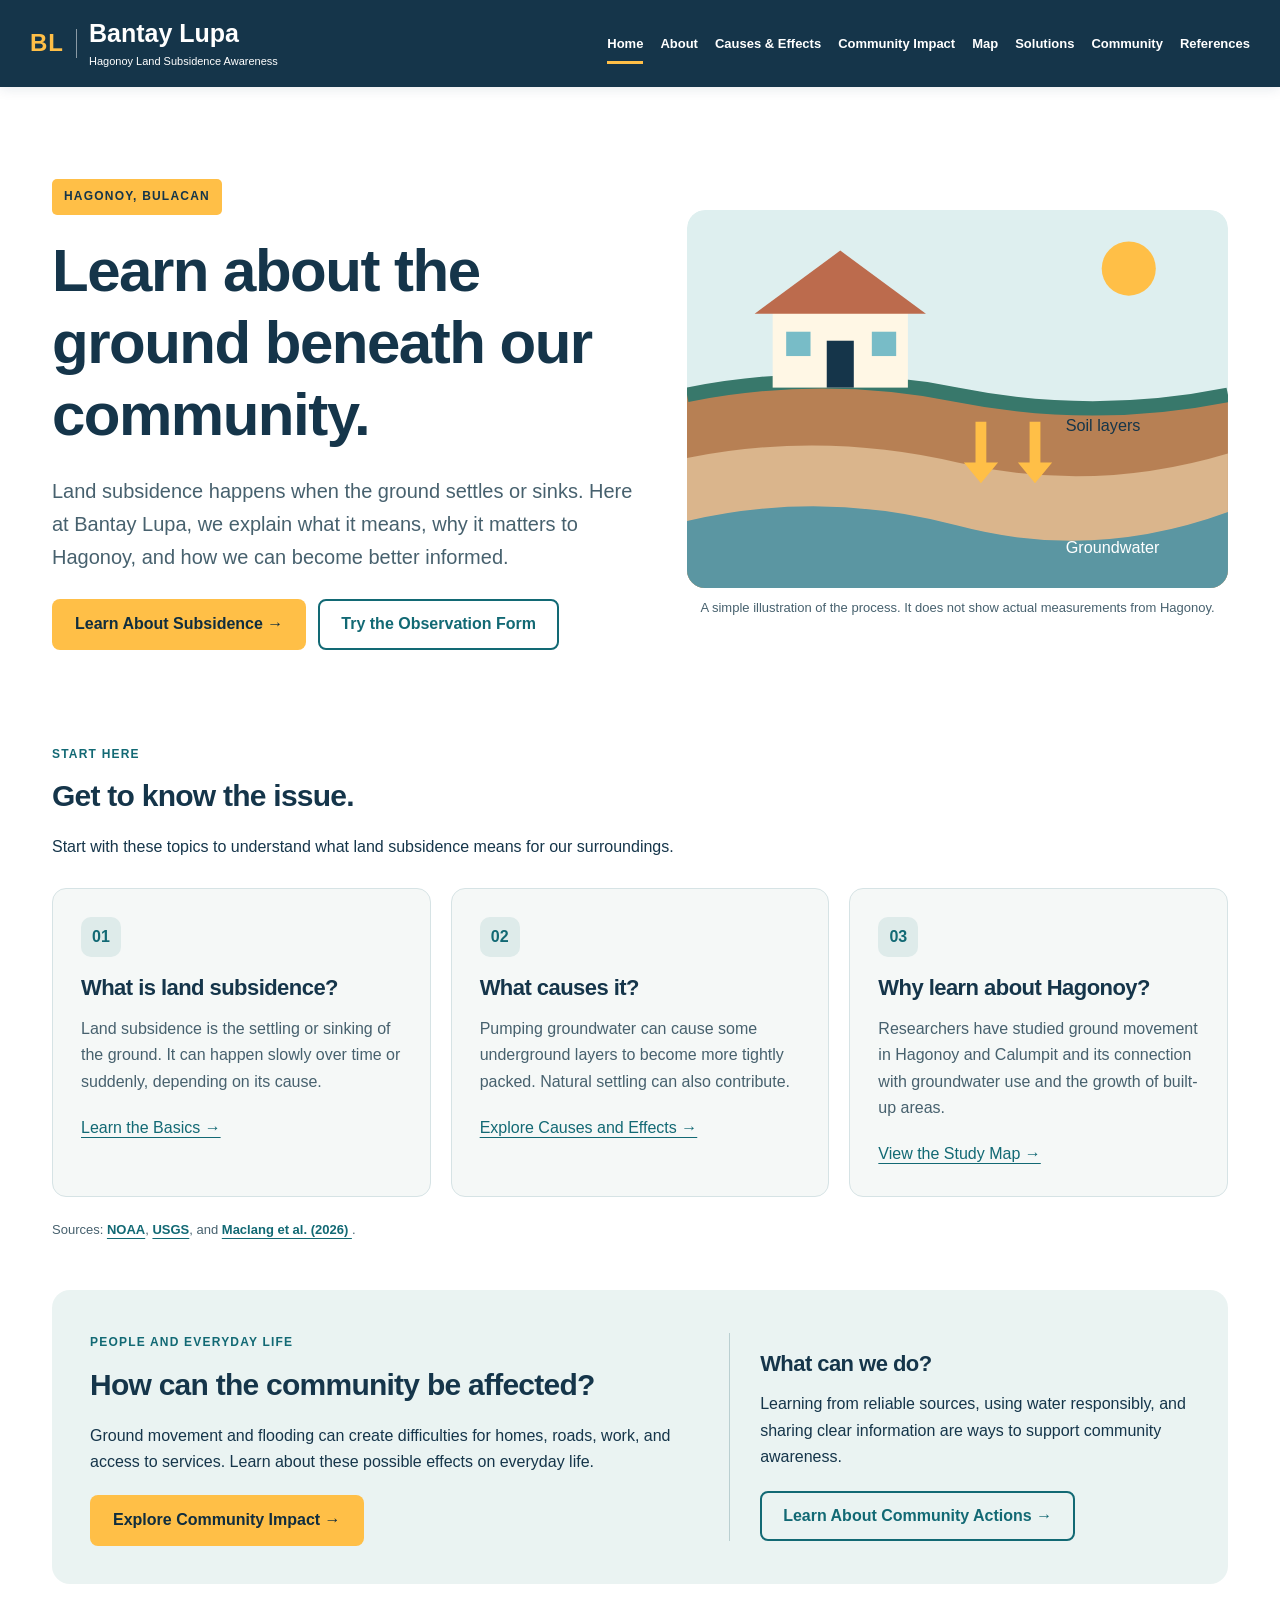
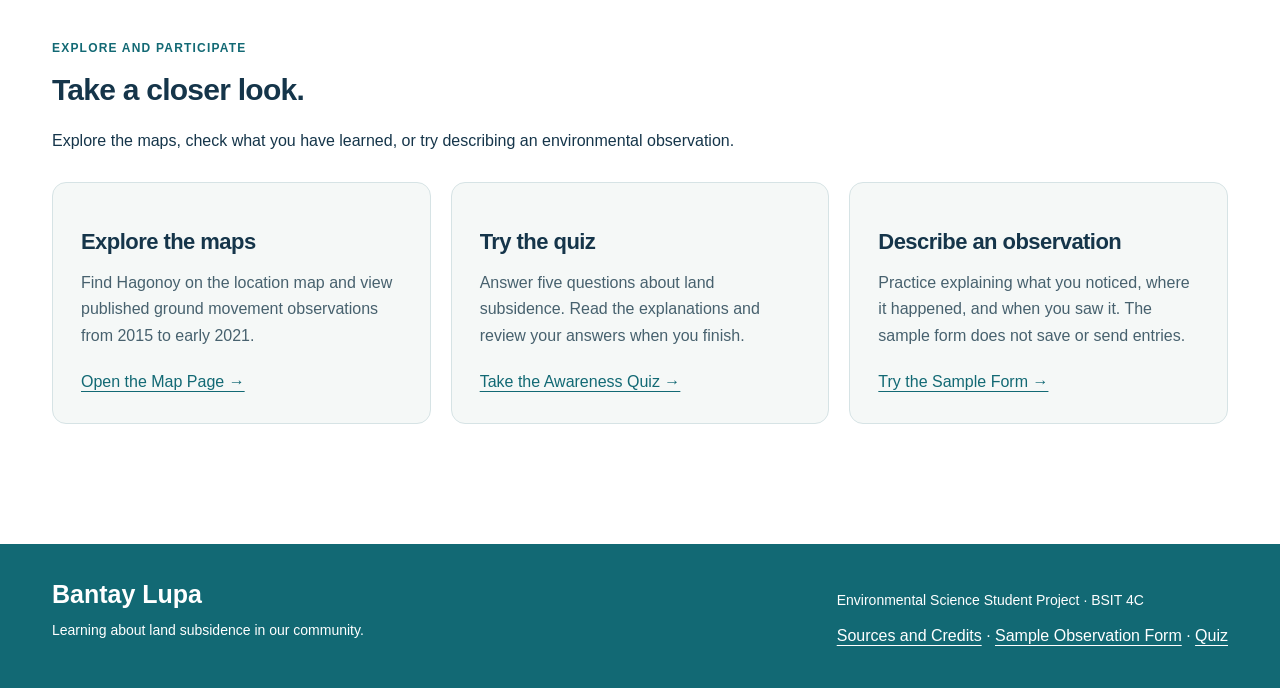
<file: index.html>
<!DOCTYPE html>
<html lang="en">
<head>
  <meta charset="UTF-8">
  <meta name="viewport" content="width=device-width, initial-scale=1.0">

  <meta
    name="description"
    content="Learn about land subsidence in Hagonoy, Bulacan, its possible effects on the community, and actions that support environmental awareness."
  >

  <title>Home | Bantay Lupa</title>

  <link rel="stylesheet" href="style.css">
  <script src="script.js" defer></script>
</head>

<body>
  <a class="skip-link" href="#main">Skip to content</a>

  <header id="site-header"></header>

  <main id="main">

    <!-- Main introduction -->
    <section class="hero">
      <div>
        <span class="eyebrow">HAGONOY, BULACAN</span>

        <h1>Learn about the ground beneath our community.</h1>

        <p class="lead">
          Land subsidence happens when the ground settles
          or sinks. Here at Bantay Lupa, we explain what
          it means, why it matters to Hagonoy, and how
          we can become better informed.
        </p>

        <div class="actions">
          <a class="button" href="about.html">
            Learn About Subsidence →
          </a>

          <a class="button secondary" href="community.html">
            Try the Observation Form
          </a>
        </div>
      </div>

      <!-- Simple ground-layer illustration -->
      <figure class="illustration">
        <svg
          viewBox="0 0 600 420"
          role="img"
          aria-labelledby="hero-title hero-description"
        >
          <title id="hero-title">
            Illustration of land subsidence
          </title>

          <desc id="hero-description">
            A house above soil layers and groundwater.
            Downward arrows represent ground movement.
          </desc>

          <!-- Sky and sun -->
          <rect
            width="600"
            height="420"
            rx="20"
            fill="#deefef"
          />

          <circle
            cx="490"
            cy="65"
            r="30"
            fill="#ffbf47"
          />

          <!-- Underground layers -->
          <path
            d="M0 205 Q150 175 300 205 T600 205 V420 H0"
            fill="#b78054"
          />

          <path
            d="M0 275 Q150 245 300 280 T600 270 V420 H0"
            fill="#dab58c"
          />

          <path
            d="M0 345 Q150 310 300 350 T600 335 V420 H0"
            fill="#5b96a2"
          />

          <path
            d="M0 205 Q150 175 300 205 T600 205"
            fill="none"
            stroke="#38786b"
            stroke-width="16"
          />

          <!-- House -->
          <rect
            x="95"
            y="110"
            width="150"
            height="87"
            fill="#fff7e5"
          />

          <path
            d="M75 115 L170 45 265 115 Z"
            fill="#bc6b4d"
          />

          <rect
            x="155"
            y="145"
            width="30"
            height="52"
            fill="#15354a"
          />

          <rect
            x="110"
            y="135"
            width="27"
            height="27"
            fill="#78bcc7"
          />

          <rect
            x="205"
            y="135"
            width="27"
            height="27"
            fill="#78bcc7"
          />

          <!-- Downward arrows -->
          <g fill="#ffbf47">
            <path
              d="M320 235 H332 V280 H345 L326 303 L307 280 H320 Z"
            />

            <path
              d="M380 235 H392 V280 H405 L386 303 L367 280 H380 Z"
            />
          </g>

          <!-- Labels -->
          <g font-family="Arial" font-size="18">
            <text x="420" y="245" fill="#15354a">
              Soil layers
            </text>

            <text x="420" y="380" fill="white">
              Groundwater
            </text>
          </g>
        </svg>

        <figcaption>
          A simple illustration of the process.
          It does not show actual measurements from Hagonoy.
        </figcaption>
      </figure>
    </section>

    <!-- Learning topics -->
    <section>
      <div class="section-heading">
        <span class="eyebrow">START HERE</span>

        <h2>Get to know the issue.</h2>

        <p>
          Start with these topics to understand
          what land subsidence means for our surroundings.
        </p>
      </div>

      <div class="cards">
        <article class="card">
          <span class="card-number">01</span>

          <h3>What is land subsidence?</h3>

          <p>
            Land subsidence is the settling or sinking
            of the ground. It can happen slowly over time
            or suddenly, depending on its cause.
          </p>

          <a href="about.html">
            Learn the Basics →
          </a>
        </article>

        <article class="card">
          <span class="card-number">02</span>

          <h3>What causes it?</h3>

          <p>
            Pumping groundwater can cause some underground
            layers to become more tightly packed.
            Natural settling can also contribute.
          </p>

          <a href="causes-effects.html">
            Explore Causes and Effects →
          </a>
        </article>

        <article class="card">
          <span class="card-number">03</span>

          <h3>Why learn about Hagonoy?</h3>

          <p>
            Researchers have studied ground movement
            in Hagonoy and Calumpit and its connection
            with groundwater use and the growth
            of built-up areas.
          </p>

          <a href="map.html">
            View the Study Map →
          </a>
        </article>
      </div>

      <p class="source">
        Sources:
        <a href="references.html#ref-1">NOAA</a>,
        <a href="references.html#ref-2">USGS</a>,
        and
        <a href="references.html#ref-3">
          Maclang et al. (2026)
        </a>.
      </p>
    </section>

    <!-- Community and solutions -->
    <section class="feature-panel">
      <div>
        <span class="eyebrow">PEOPLE AND EVERYDAY LIFE</span>

        <h2>How can the community be affected?</h2>

        <p>
          Ground movement and flooding can create
          difficulties for homes, roads, work,
          and access to services.
          Learn about these possible effects
          on everyday life.
        </p>

        <a class="button" href="community-impact.html">
          Explore Community Impact →
        </a>
      </div>

      <div>
        <h3>What can we do?</h3>

        <p>
          Learning from reliable sources, using water
          responsibly, and sharing clear information
          are ways to support community awareness.
        </p>

        <a class="button secondary" href="solutions.html">
          Learn About Community Actions →
        </a>
      </div>
    </section>

    <!-- Interactive features -->
    <section>
      <div class="section-heading">
        <span class="eyebrow">EXPLORE AND PARTICIPATE</span>

        <h2>Take a closer look.</h2>

        <p>
          Explore the maps, check what you have learned,
          or try describing an environmental observation.
        </p>
      </div>

      <div class="cards">
        <article class="card">
          <h3>Explore the maps</h3>

          <p>
            Find Hagonoy on the location map and view
            published ground movement observations
            from 2015 to early 2021.
          </p>

          <a href="map.html">
            Open the Map Page →
          </a>
        </article>

        <article class="card">
          <h3>Try the quiz</h3>

          <p>
            Answer five questions about land subsidence.
            Read the explanations and review your answers
            when you finish.
          </p>

          <a href="quiz.html">
            Take the Awareness Quiz →
          </a>
        </article>

        <article class="card">
          <h3>Describe an observation</h3>

          <p>
            Practice explaining what you noticed,
            where it happened, and when you saw it.
            The sample form does not save or send entries.
          </p>

          <a href="community.html">
            Try the Sample Form →
          </a>
        </article>
      </div>
    </section>

  </main>

  <footer id="site-footer"></footer>
</body>
</html>
</file>
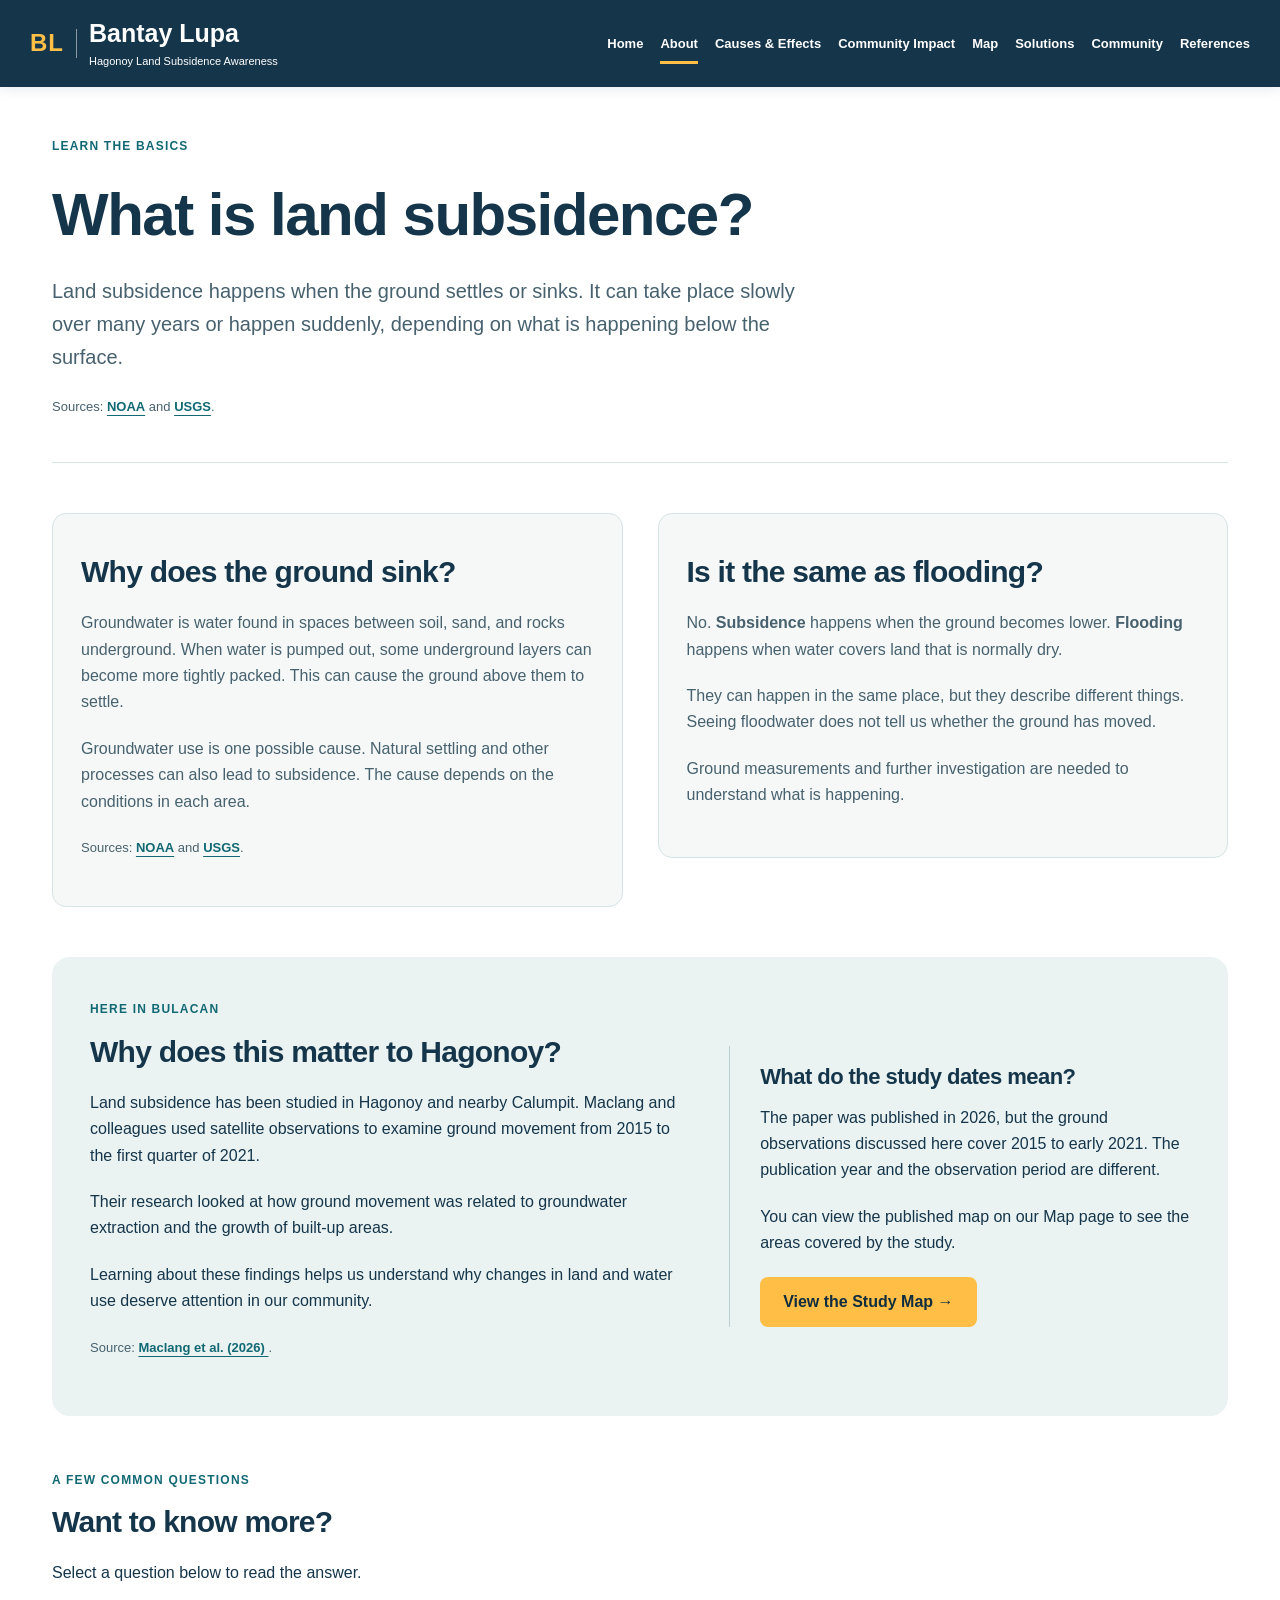
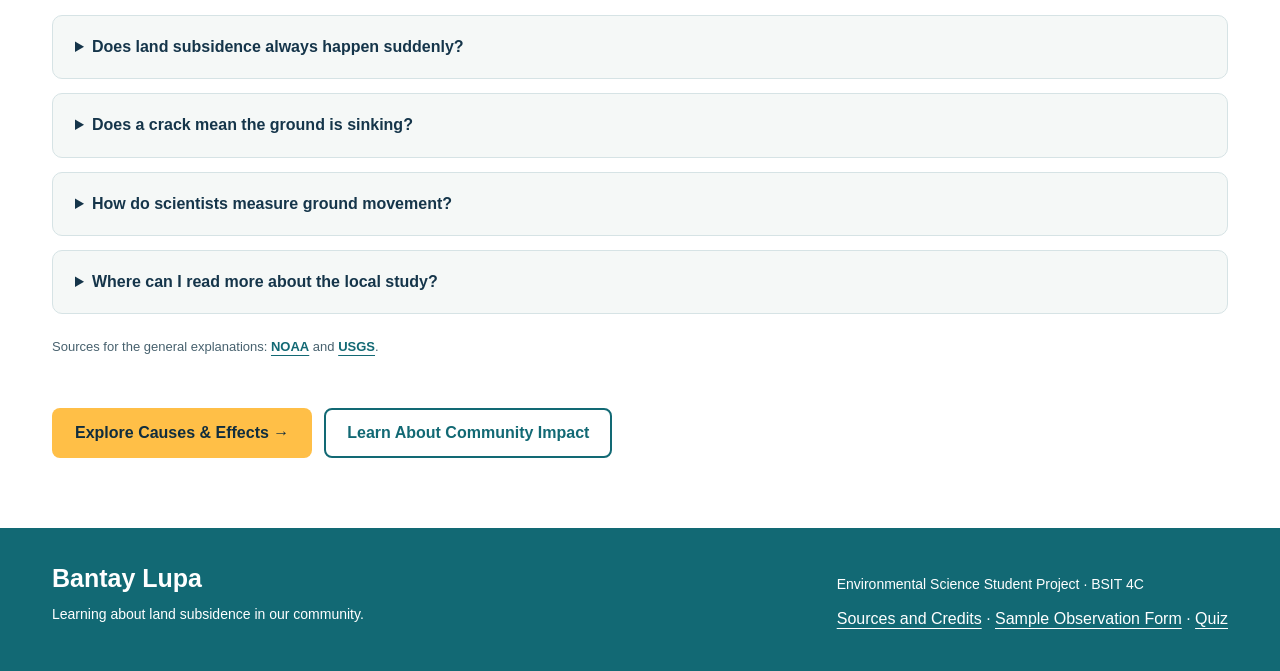
<file: about.html>
<!DOCTYPE html>
<html lang="en">
<head>
  <meta charset="UTF-8">
  <meta name="viewport" content="width=device-width, initial-scale=1.0">

  <title>About Land Subsidence | Bantay Lupa</title>

  <link rel="stylesheet" href="style.css">
  <script src="script.js" defer></script>
</head>

<body>
  <a class="skip-link" href="#main">Skip to content</a>

  <header id="site-header"></header>

  <main id="main">

    <!-- Introduction -->
    <section class="page-intro">
      <span class="eyebrow">LEARN THE BASICS</span>

      <h1>What is land subsidence?</h1>

      <p class="lead">
        Land subsidence happens when the ground settles or sinks.
        It can take place slowly over many years or happen suddenly,
        depending on what is happening below the surface.
      </p>

      <p class="source">
        Sources:
        <a href="references.html#ref-1">NOAA</a> and
        <a href="references.html#ref-2">USGS</a>.
      </p>
    </section>

    <!-- Basic explanations -->
    <section class="split">
      <article class="card">
        <h2>Why does the ground sink?</h2>

        <p>
          Groundwater is water found in spaces between soil,
          sand, and rocks underground. When water is pumped out,
          some underground layers can become more tightly packed.
          This can cause the ground above them to settle.
        </p>

        <p>
          Groundwater use is one possible cause.
          Natural settling and other processes can also lead
          to subsidence. The cause depends on the conditions
          in each area.
        </p>

        <p class="source">
          Sources:
          <a href="references.html#ref-1">NOAA</a> and
          <a href="references.html#ref-2">USGS</a>.
        </p>
      </article>

      <article class="card">
        <h2>Is it the same as flooding?</h2>

        <p>
          No. <strong>Subsidence</strong> happens when the ground
          becomes lower. <strong>Flooding</strong> happens when
          water covers land that is normally dry.
        </p>

        <p>
          They can happen in the same place, but they describe
          different things. Seeing floodwater does not tell us
          whether the ground has moved.
        </p>

        <p>
          Ground measurements and further investigation
          are needed to understand what is happening.
        </p>
      </article>
    </section>

    <!-- Hagonoy context -->
    <section class="feature-panel">
      <div>
        <span class="eyebrow">HERE IN BULACAN</span>

        <h2>Why does this matter to Hagonoy?</h2>

        <p>
          Land subsidence has been studied in Hagonoy
          and nearby Calumpit. Maclang and colleagues used
          satellite observations to examine ground movement
          from 2015 to the first quarter of 2021.
        </p>

        <p>
          Their research looked at how ground movement
          was related to groundwater extraction and
          the growth of built-up areas.
        </p>

        <p>
          Learning about these findings helps us understand
          why changes in land and water use deserve attention
          in our community.
        </p>

        <p class="source">
          Source:
          <a href="references.html#ref-3">
            Maclang et al. (2026)
          </a>.
        </p>
      </div>

      <div>
        <h3>What do the study dates mean?</h3>

        <p>
          The paper was published in 2026, but the ground
          observations discussed here cover 2015 to early 2021.
          The publication year and the observation period
          are different.
        </p>

        <p>
          You can view the published map on our Map page
          to see the areas covered by the study.
        </p>

        <a class="button" href="map.html">
          View the Study Map →
        </a>
      </div>
    </section>

    <!-- Frequently asked questions -->
    <section>
      <div class="section-heading">
        <span class="eyebrow">A FEW COMMON QUESTIONS</span>
        <h2>Want to know more?</h2>

        <p>
          Select a question below to read the answer.
        </p>
      </div>

      <details>
        <summary>Does land subsidence always happen suddenly?</summary>

        <p>
          No. Some ground movement happens slowly and may be
          difficult to notice. In other cases, the ground
          can sink suddenly. It depends on the process
          causing the movement.
        </p>
      </details>

      <details>
        <summary>Does a crack mean the ground is sinking?</summary>

        <p>
          A crack alone is not enough to confirm subsidence.
          Cracks can have different causes, so measurements
          and a proper assessment are needed.
        </p>
      </details>

      <details>
        <summary>How do scientists measure ground movement?</summary>

        <p>
          Scientists use methods such as satellite radar,
          precise GPS measurements, and repeated land surveys.
          These help them compare ground levels over time.
        </p>
      </details>

      <details>
        <summary>Where can I read more about the local study?</summary>

        <p>
          Visit our <a href="map.html">Map page</a>
          to see the published map, or open the study
          through the <a href="references.html#ref-3">References page</a>.
        </p>
      </details>

      <p class="source">
        Sources for the general explanations:
        <a href="references.html#ref-1">NOAA</a> and
        <a href="references.html#ref-2">USGS</a>.
      </p>
    </section>

    <!-- Next page -->
    <div class="actions">
      <a class="button" href="causes-effects.html">
        Explore Causes &amp; Effects →
      </a>

      <a class="button secondary" href="community-impact.html">
        Learn About Community Impact
      </a>
    </div>

  </main>

  <footer id="site-footer"></footer>
</body>
</html>
</file>
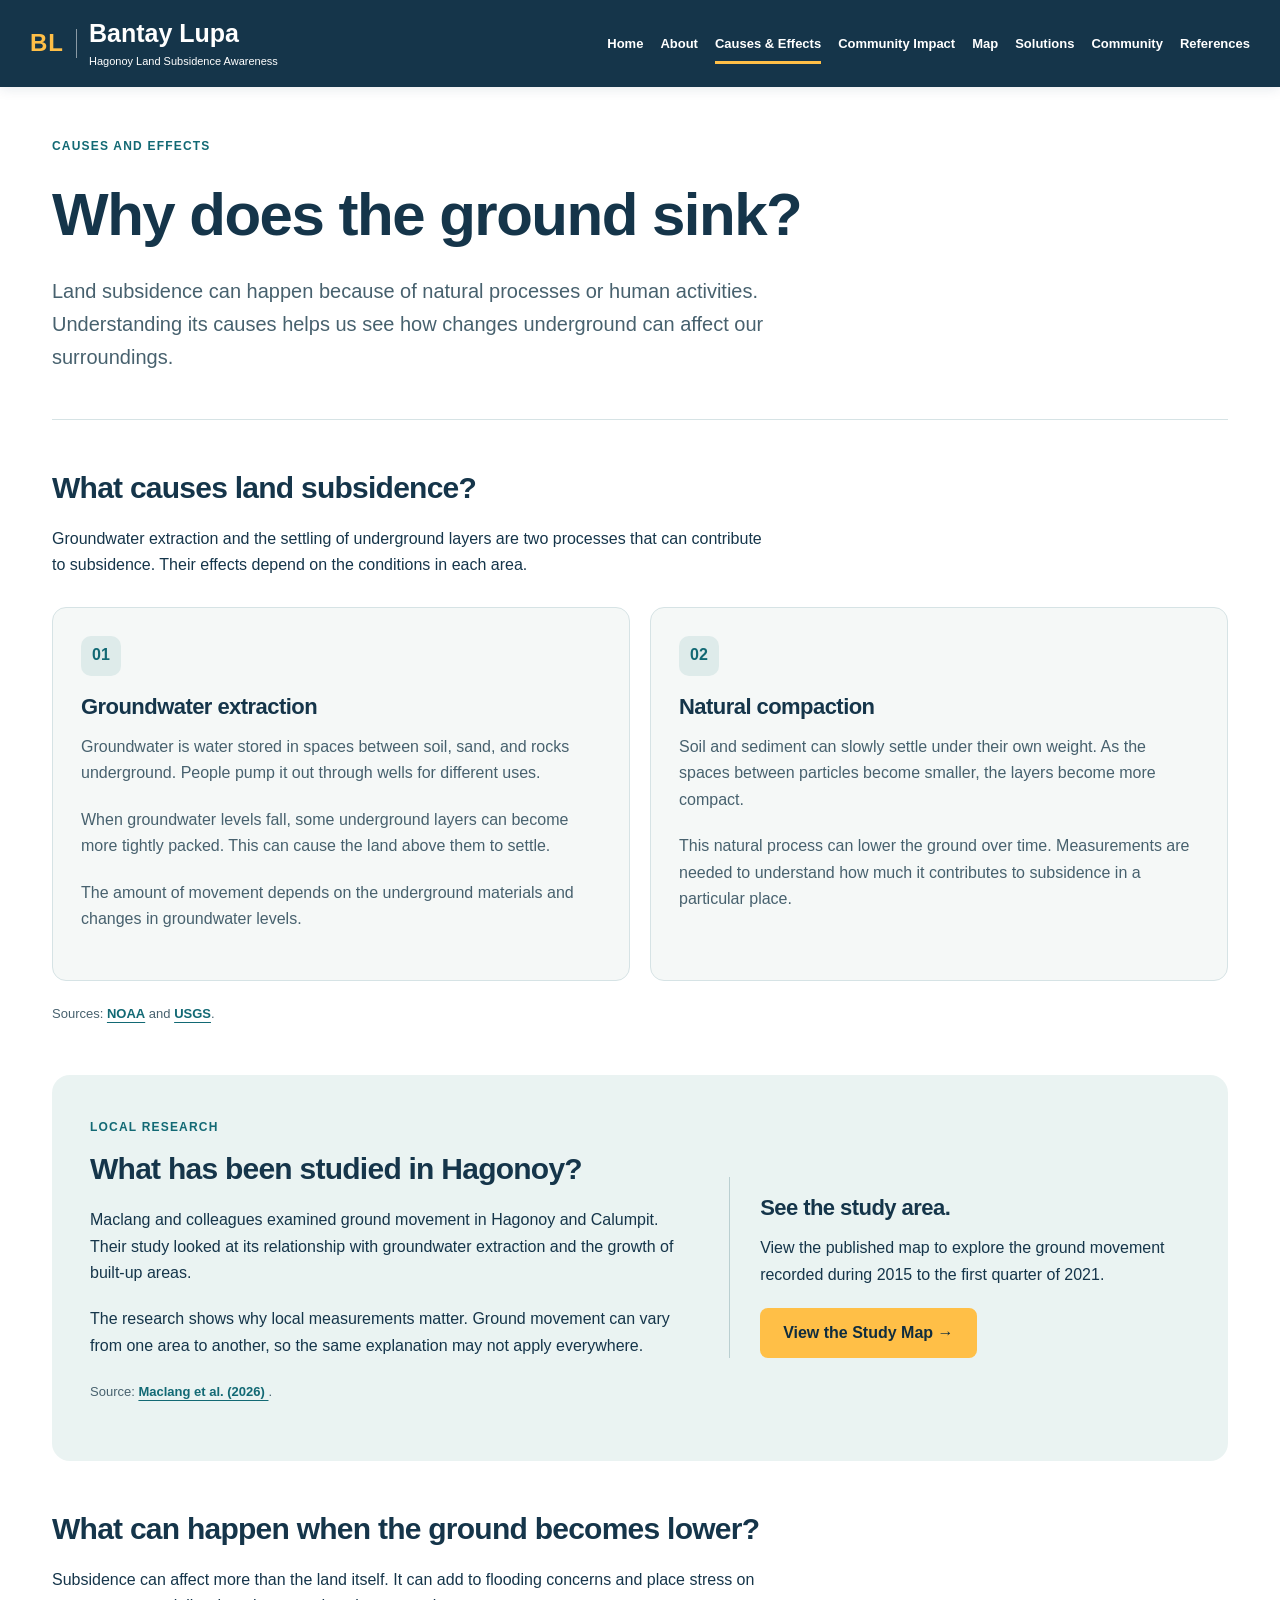
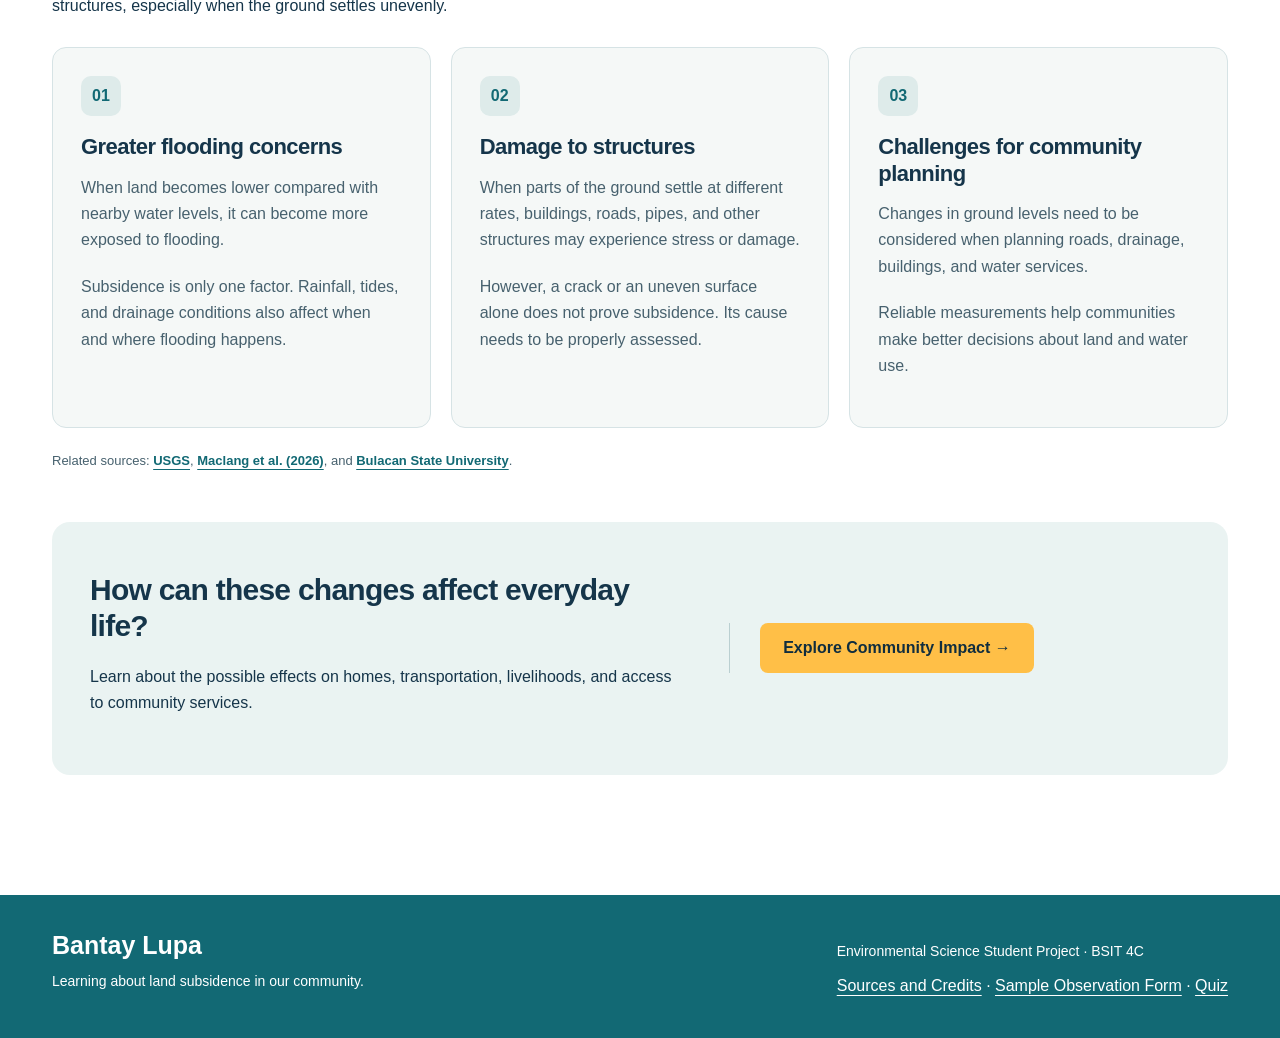
<file: causes-effects.html>
<!DOCTYPE html>
<html lang="en">
<head>
  <meta charset="UTF-8">
  <meta name="viewport" content="width=device-width, initial-scale=1.0">

  <title>Causes and Effects | Bantay Lupa</title>

  <link rel="stylesheet" href="style.css">
  <script src="script.js" defer></script>
</head>

<body>
  <a class="skip-link" href="#main">Skip to content</a>

  <header id="site-header"></header>

  <main id="main">

    <!-- Introduction -->
    <section class="page-intro">
      <span class="eyebrow">CAUSES AND EFFECTS</span>

      <h1>Why does the ground sink?</h1>

      <p class="lead">
        Land subsidence can happen because of natural processes
        or human activities. Understanding its causes helps us
        see how changes underground can affect our surroundings.
      </p>
    </section>

    <!-- Causes -->
    <section>
      <div class="section-heading">
        <h2>What causes land subsidence?</h2>

        <p>
          Groundwater extraction and the settling of underground
          layers are two processes that can contribute to subsidence.
          Their effects depend on the conditions in each area.
        </p>
      </div>

      <div class="cards">
        <article class="card">
          <span class="card-number">01</span>

          <h3>Groundwater extraction</h3>

          <p>
            Groundwater is water stored in spaces between soil,
            sand, and rocks underground. People pump it out
            through wells for different uses.
          </p>

          <p>
            When groundwater levels fall, some underground
            layers can become more tightly packed.
            This can cause the land above them to settle.
          </p>

          <p>
            The amount of movement depends on the underground
            materials and changes in groundwater levels.
          </p>
        </article>

        <article class="card">
          <span class="card-number">02</span>

          <h3>Natural compaction</h3>

          <p>
            Soil and sediment can slowly settle under their
            own weight. As the spaces between particles
            become smaller, the layers become more compact.
          </p>

          <p>
            This natural process can lower the ground over time.
            Measurements are needed to understand how much
            it contributes to subsidence in a particular place.
          </p>
        </article>
      </div>

      <p class="source">
        Sources:
        <a href="references.html#ref-1">NOAA</a> and
        <a href="references.html#ref-2">USGS</a>.
      </p>
    </section>

    <!-- Local research -->
    <section class="feature-panel">
      <div>
        <span class="eyebrow">LOCAL RESEARCH</span>

        <h2>What has been studied in Hagonoy?</h2>

        <p>
          Maclang and colleagues examined ground movement
          in Hagonoy and Calumpit. Their study looked at
          its relationship with groundwater extraction
          and the growth of built-up areas.
        </p>

        <p>
          The research shows why local measurements matter.
          Ground movement can vary from one area to another,
          so the same explanation may not apply everywhere.
        </p>

        <p class="source">
          Source:
          <a href="references.html#ref-3">
            Maclang et al. (2026)
          </a>.
        </p>
      </div>

      <div>
        <h3>See the study area.</h3>

        <p>
          View the published map to explore the ground
          movement recorded during 2015 to the first
          quarter of 2021.
        </p>

        <a class="button" href="map.html">
          View the Study Map →
        </a>
      </div>
    </section>

    <!-- Effects -->
    <section>
      <div class="section-heading">
        <h2>What can happen when the ground becomes lower?</h2>

        <p>
          Subsidence can affect more than the land itself.
          It can add to flooding concerns and place stress
          on structures, especially when the ground settles unevenly.
        </p>
      </div>

      <div class="cards">
        <article class="card">
          <span class="card-number">01</span>

          <h3>Greater flooding concerns</h3>

          <p>
            When land becomes lower compared with nearby
            water levels, it can become more exposed to flooding.
          </p>

          <p>
            Subsidence is only one factor. Rainfall,
            tides, and drainage conditions also affect
            when and where flooding happens.
          </p>
        </article>

        <article class="card">
          <span class="card-number">02</span>

          <h3>Damage to structures</h3>

          <p>
            When parts of the ground settle at different rates,
            buildings, roads, pipes, and other structures
            may experience stress or damage.
          </p>

          <p>
            However, a crack or an uneven surface alone
            does not prove subsidence. Its cause needs
            to be properly assessed.
          </p>
        </article>

        <article class="card">
          <span class="card-number">03</span>

          <h3>Challenges for community planning</h3>

          <p>
            Changes in ground levels need to be considered
            when planning roads, drainage, buildings,
            and water services.
          </p>

          <p>
            Reliable measurements help communities make
            better decisions about land and water use.
          </p>
        </article>
      </div>

      <p class="source">
        Related sources:
        <a href="references.html#ref-2">USGS</a>,
        <a href="references.html#ref-3">Maclang et al. (2026)</a>,
        and
        <a href="references.html#ref-4">Bulacan State University</a>.
      </p>
    </section>

    <!-- Next page -->
    <section class="feature-panel">
      <div>
        <h2>How can these changes affect everyday life?</h2>

        <p>
          Learn about the possible effects on homes,
          transportation, livelihoods, and access
          to community services.
        </p>
      </div>

      <div>
        <a class="button" href="community-impact.html">
          Explore Community Impact →
        </a>
      </div>
    </section>

  </main>

  <footer id="site-footer"></footer>
</body>
</html>
</file>
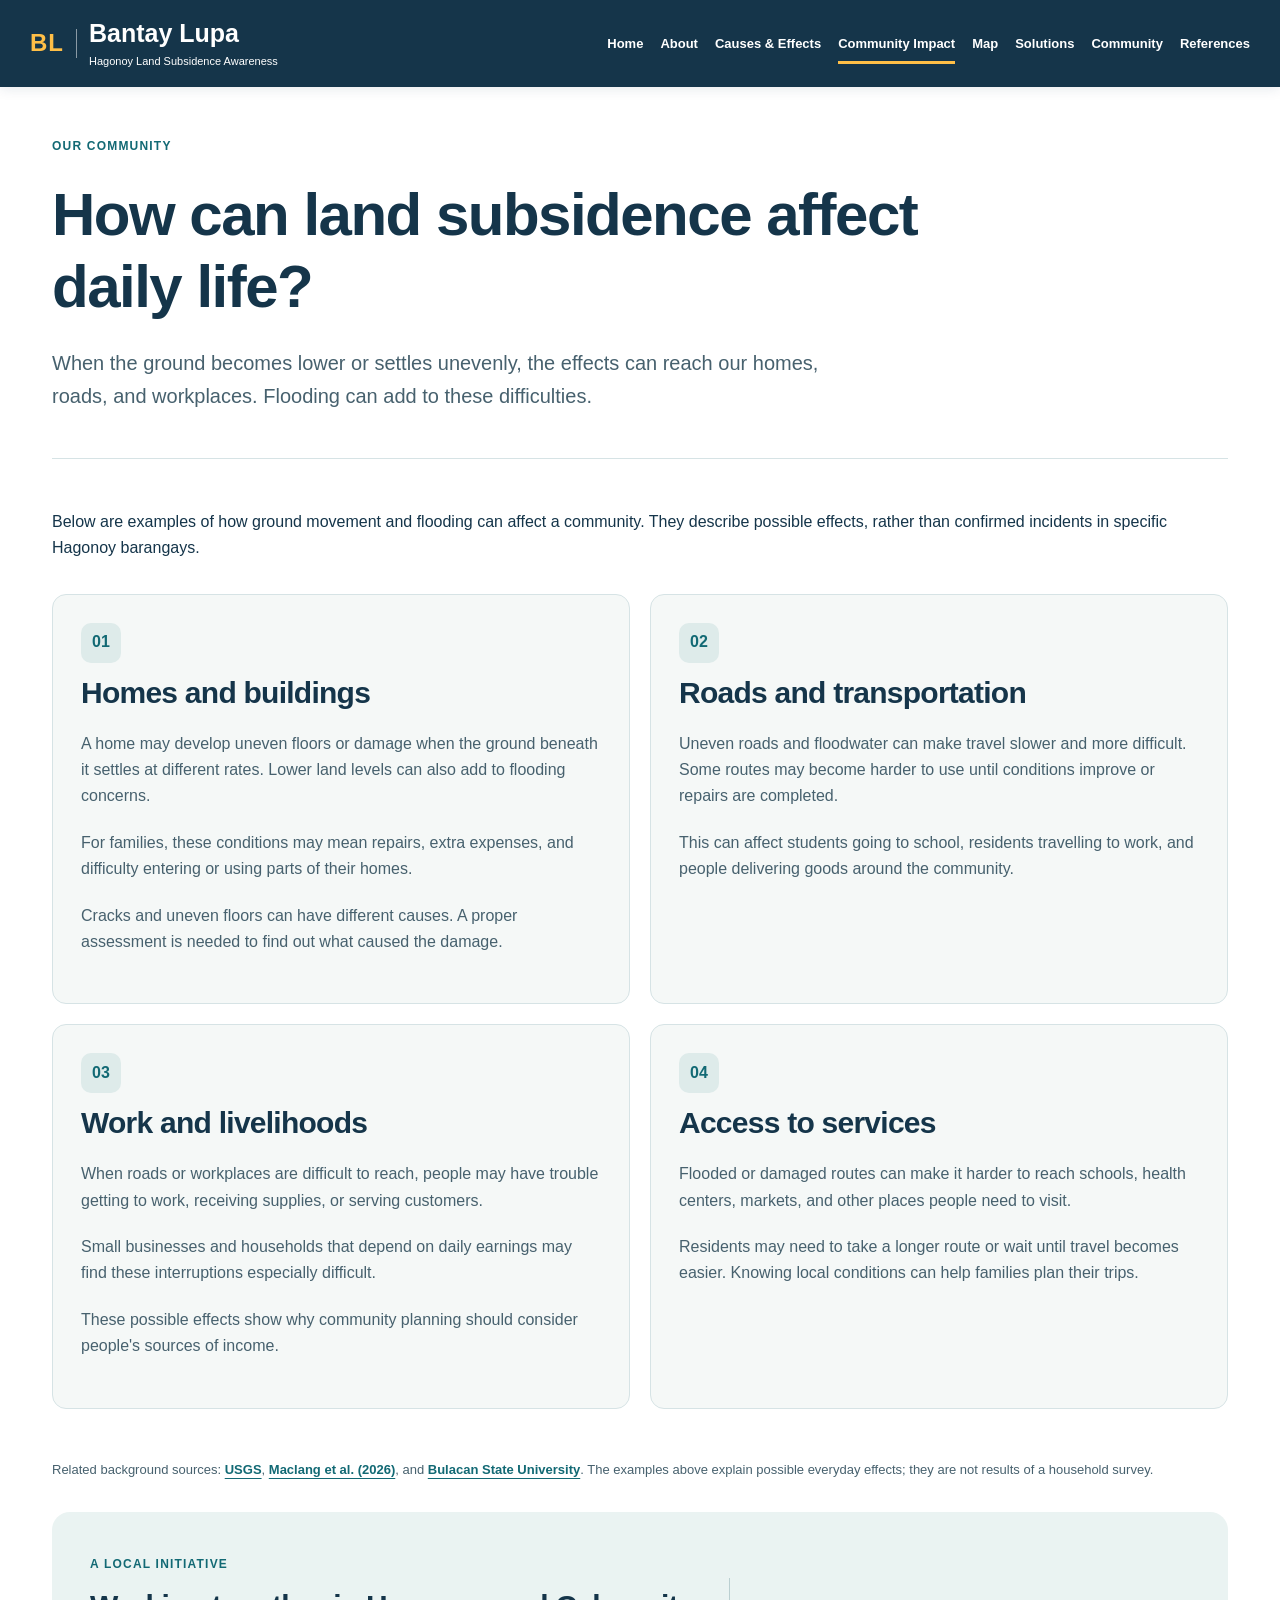
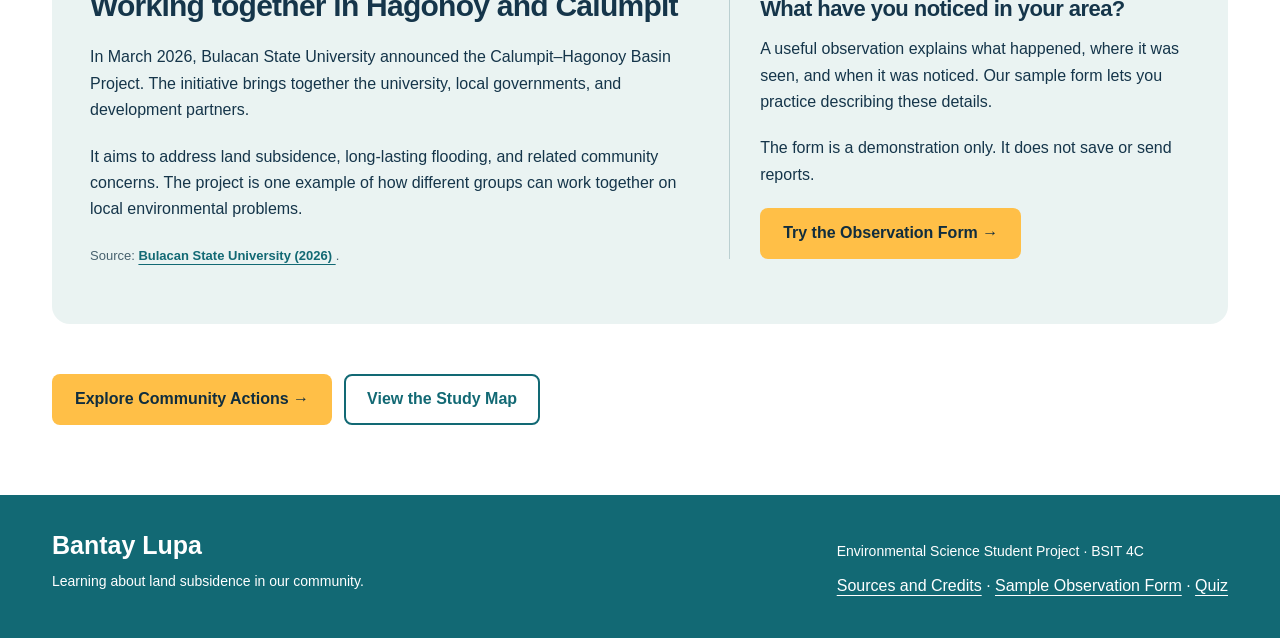
<file: community-impact.html>
<!DOCTYPE html>
<html lang="en">
<head>
  <meta charset="UTF-8">
  <meta name="viewport" content="width=device-width, initial-scale=1.0">

  <title>Community Impact | Bantay Lupa</title>

  <link rel="stylesheet" href="style.css">
  <script src="script.js" defer></script>
</head>

<body>
  <a class="skip-link" href="#main">Skip to content</a>

  <header id="site-header"></header>

  <main id="main">

    <!-- Introduction -->
    <section class="page-intro">
      <span class="eyebrow">OUR COMMUNITY</span>

      <h1>How can land subsidence affect daily life?</h1>

      <p class="lead">
        When the ground becomes lower or settles unevenly,
        the effects can reach our homes, roads, and workplaces.
        Flooding can add to these difficulties.
      </p>
    </section>

    <p>
      Below are examples of how ground movement and flooding
      can affect a community. They describe possible effects,
      rather than confirmed incidents in specific Hagonoy barangays.
    </p>

    <!-- Community concerns -->
    <section class="cards two-columns">

      <article class="card">
        <span class="card-number">01</span>

        <h2>Homes and buildings</h2>

        <p>
          A home may develop uneven floors or damage
          when the ground beneath it settles at different rates.
          Lower land levels can also add to flooding concerns.
        </p>

        <p>
          For families, these conditions may mean repairs,
          extra expenses, and difficulty entering or using
          parts of their homes.
        </p>

        <p>
          Cracks and uneven floors can have different causes.
          A proper assessment is needed to find out
          what caused the damage.
        </p>
      </article>

      <article class="card">
        <span class="card-number">02</span>

        <h2>Roads and transportation</h2>

        <p>
          Uneven roads and floodwater can make travel
          slower and more difficult. Some routes may become
          harder to use until conditions improve or repairs
          are completed.
        </p>

        <p>
          This can affect students going to school,
          residents travelling to work, and people
          delivering goods around the community.
        </p>
      </article>

      <article class="card">
        <span class="card-number">03</span>

        <h2>Work and livelihoods</h2>

        <p>
          When roads or workplaces are difficult to reach,
          people may have trouble getting to work,
          receiving supplies, or serving customers.
        </p>

        <p>
          Small businesses and households that depend
          on daily earnings may find these interruptions
          especially difficult.
        </p>

        <p>
          These possible effects show why community planning
          should consider people's sources of income.
        </p>
      </article>

      <article class="card">
        <span class="card-number">04</span>

        <h2>Access to services</h2>

        <p>
          Flooded or damaged routes can make it harder
          to reach schools, health centers, markets,
          and other places people need to visit.
        </p>

        <p>
          Residents may need to take a longer route
          or wait until travel becomes easier.
          Knowing local conditions can help families
          plan their trips.
        </p>
      </article>

    </section>

    <p class="source">
      Related background sources:
      <a href="references.html#ref-2">USGS</a>,
      <a href="references.html#ref-3">Maclang et al. (2026)</a>,
      and
      <a href="references.html#ref-4">Bulacan State University</a>.
      The examples above explain possible everyday effects;
      they are not results of a household survey.
    </p>

    <!-- Local initiative -->
    <section class="feature-panel">
      <div>
        <span class="eyebrow">A LOCAL INITIATIVE</span>

        <h2>Working together in Hagonoy and Calumpit</h2>

        <p>
          In March 2026, Bulacan State University announced
          the Calumpit–Hagonoy Basin Project. The initiative
          brings together the university, local governments,
          and development partners.
        </p>

        <p>
          It aims to address land subsidence, long-lasting
          flooding, and related community concerns.
          The project is one example of how different groups
          can work together on local environmental problems.
        </p>

        <p class="source">
          Source:
          <a href="references.html#ref-4">
            Bulacan State University (2026)
          </a>.
        </p>
      </div>

      <div>
        <h3>What have you noticed in your area?</h3>

        <p>
          A useful observation explains what happened,
          where it was seen, and when it was noticed.
          Our sample form lets you practice describing
          these details.
        </p>

        <p>
          The form is a demonstration only.
          It does not save or send reports.
        </p>

        <a class="button" href="community.html">
          Try the Observation Form →
        </a>
      </div>
    </section>

    <!-- Next page -->
    <div class="actions">
      <a class="button" href="solutions.html">
        Explore Community Actions →
      </a>

      <a class="button secondary" href="map.html">
        View the Study Map
      </a>
    </div>

  </main>

  <footer id="site-footer"></footer>
</body>
</html>
</file>
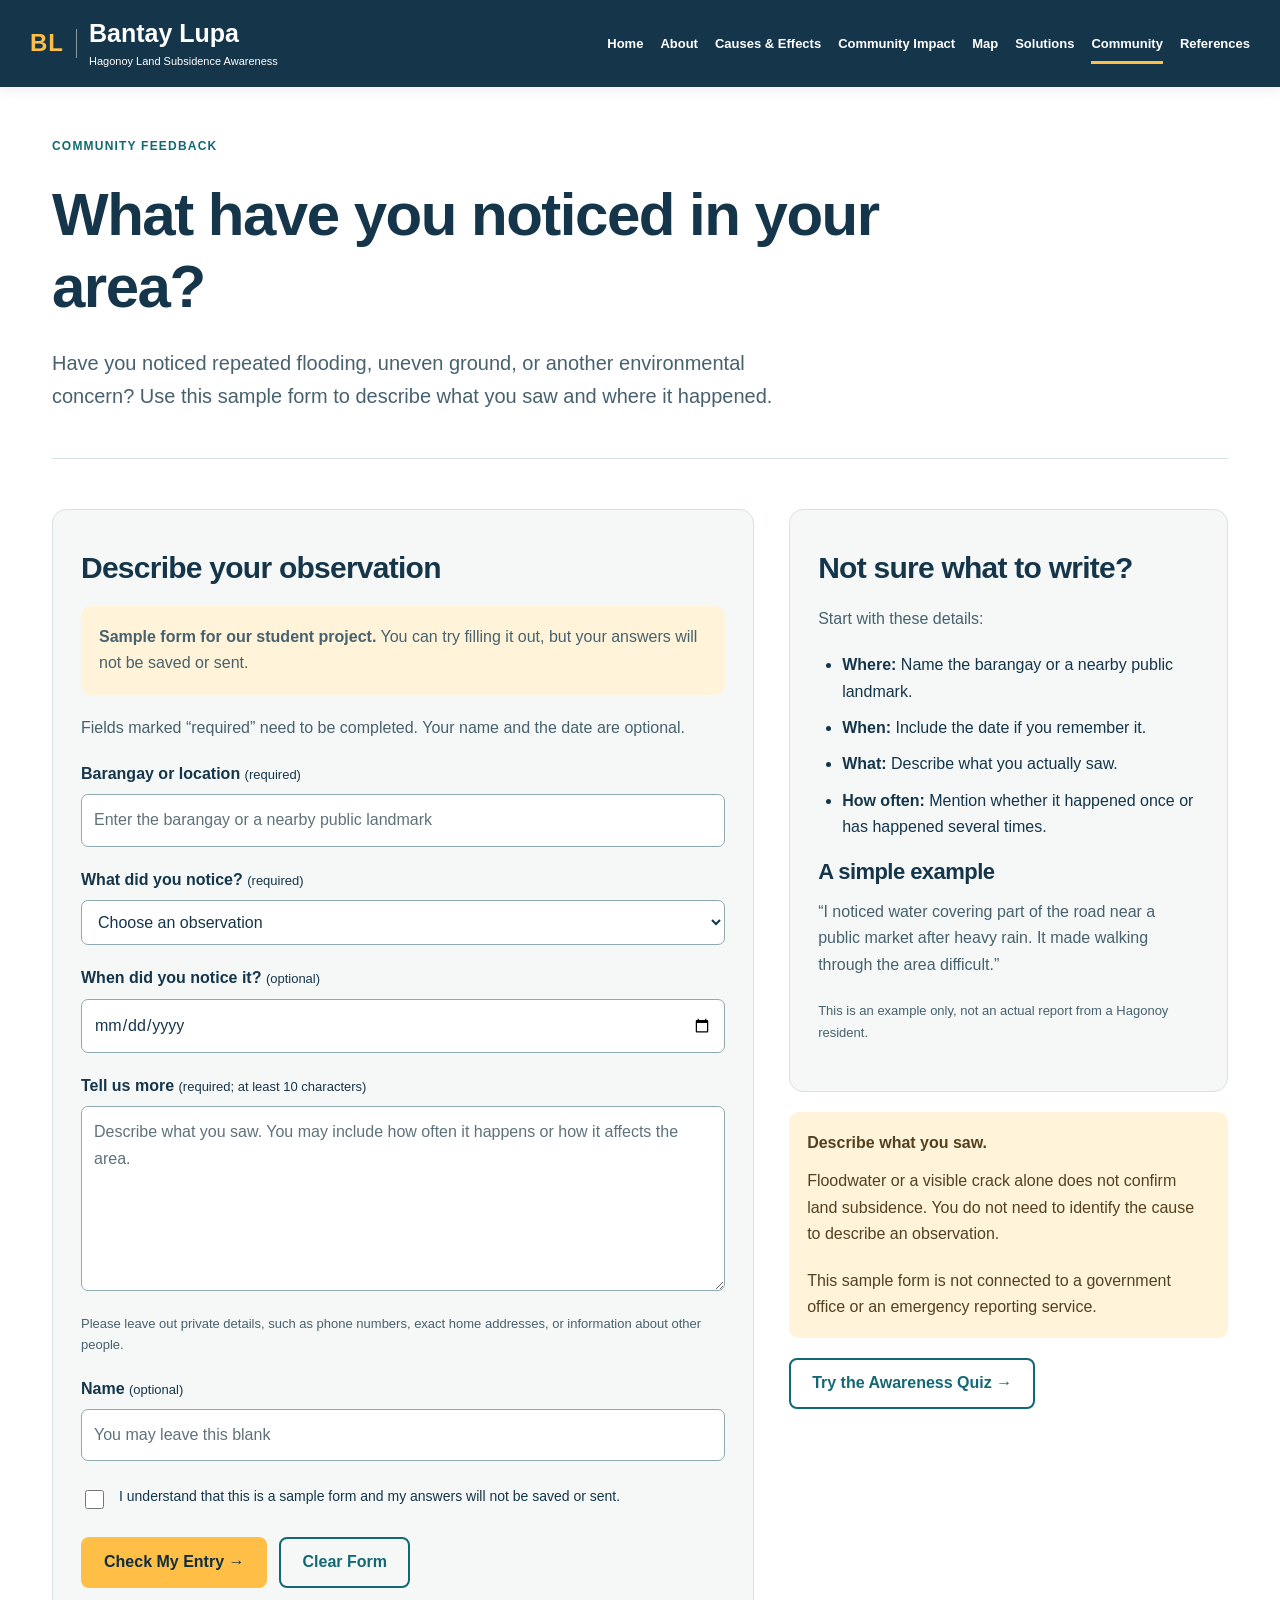
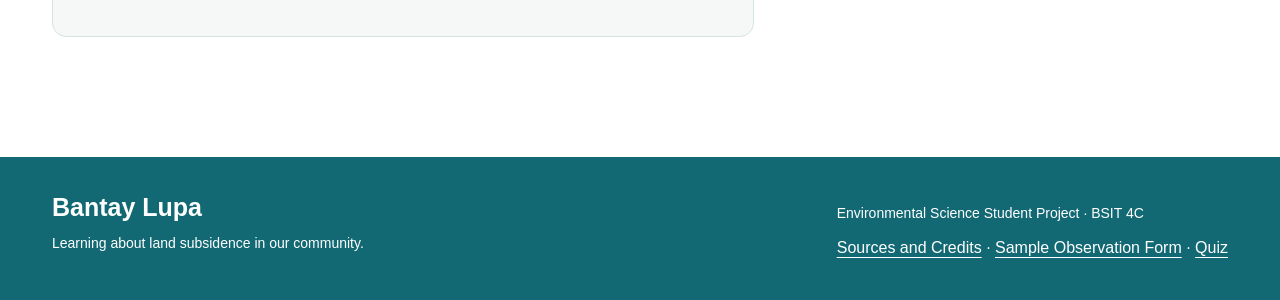
<file: community.html>
<!DOCTYPE html>
<html lang="en">
<head>
  <meta charset="UTF-8">
  <meta name="viewport" content="width=device-width, initial-scale=1.0">

  <title>Community Feedback | Bantay Lupa</title>

  <link rel="stylesheet" href="style.css">
  <script src="script.js" defer></script>
</head>

<body>
  <a class="skip-link" href="#main">Skip to content</a>

  <header id="site-header"></header>

  <main id="main">

    <!-- Introduction -->
    <section class="page-intro">
      <span class="eyebrow">COMMUNITY FEEDBACK</span>

      <h1>What have you noticed in your area?</h1>

      <p class="lead">
        Have you noticed repeated flooding, uneven ground,
        or another environmental concern? Use this sample
        form to describe what you saw and where it happened.
      </p>
    </section>

    <!-- Sample observation form -->
    <section class="split form-layout">
      <form
        id="observation-form"
        class="card"
        aria-labelledby="form-heading"
        aria-describedby="demo-note"
      >
        <h2 id="form-heading">Describe your observation</h2>

        <p class="notice" id="demo-note">
          <strong>Sample form for our student project.</strong>
          You can try filling it out, but your answers
          will not be saved or sent.
        </p>

        <p>
          Fields marked “required” need to be completed.
          Your name and the date are optional.
        </p>

        <label for="location">
          Barangay or location
          <span>(required)</span>
        </label>

        <input
          type="text"
          id="location"
          name="location"
          maxlength="150"
          placeholder="Enter the barangay or a nearby public landmark"
          autocomplete="off"
          required
        >

        <label for="observation">
          What did you notice?
          <span>(required)</span>
        </label>

        <select
          id="observation"
          name="observation"
          required
        >
          <option value="">Choose an observation</option>
          <option value="flooding">Repeated flooding</option>
          <option value="uneven-ground">Uneven ground or floor</option>
          <option value="cracks">Visible cracks</option>
          <option value="water-concern">Water-related concern</option>
          <option value="other">Other environmental concern</option>
        </select>

        <label for="date">
          When did you notice it?
          <span>(optional)</span>
        </label>

        <input
          type="date"
          id="date"
          name="date"
        >

        <label for="description">
          Tell us more
          <span>(required; at least 10 characters)</span>
        </label>

        <textarea
          id="description"
          name="description"
          rows="6"
          minlength="10"
          maxlength="2000"
          placeholder="Describe what you saw. You may include how often it happens or how it affects the area."
          aria-describedby="description-help"
          required
        ></textarea>

        <p class="source" id="description-help">
          Please leave out private details, such as phone
          numbers, exact home addresses, or information
          about other people.
        </p>

        <label for="name">
          Name
          <span>(optional)</span>
        </label>

        <input
          type="text"
          id="name"
          name="name"
          maxlength="100"
          placeholder="You may leave this blank"
          autocomplete="name"
        >

        <label class="checkbox">
          <input
            type="checkbox"
            name="acknowledgment"
            required
          >

          <span>
            I understand that this is a sample form
            and my answers will not be saved or sent.
          </span>
        </label>

        <div class="actions">
          <button type="submit">
            Check My Entry →
          </button>

          <button type="reset" class="secondary">
            Clear Form
          </button>
        </div>

        <p
          id="form-status"
          role="status"
          aria-live="polite"
        ></p>
      </form>

      <!-- Help for visitors -->
      <aside>
        <article class="card">
          <h2>Not sure what to write?</h2>

          <p>
            Start with these details:
          </p>

          <ul>
            <li>
              <strong>Where:</strong>
              Name the barangay or a nearby public landmark.
            </li>

            <li>
              <strong>When:</strong>
              Include the date if you remember it.
            </li>

            <li>
              <strong>What:</strong>
              Describe what you actually saw.
            </li>

            <li>
              <strong>How often:</strong>
              Mention whether it happened once
              or has happened several times.
            </li>
          </ul>

          <h3>A simple example</h3>

          <p>
            “I noticed water covering part of the road
            near a public market after heavy rain.
            It made walking through the area difficult.”
          </p>

          <p class="source">
            This is an example only, not an actual
            report from a Hagonoy resident.
          </p>
        </article>

        <div class="notice">
          <strong>Describe what you saw.</strong>

          <p>
            Floodwater or a visible crack alone does not
            confirm land subsidence. You do not need
            to identify the cause to describe an observation.
          </p>

          <p>
            This sample form is not connected to a government
            office or an emergency reporting service.
          </p>
        </div>

        <a class="button secondary" href="quiz.html">
          Try the Awareness Quiz →
        </a>
      </aside>
    </section>

  </main>

  <footer id="site-footer"></footer>
</body>
</html>
</file>
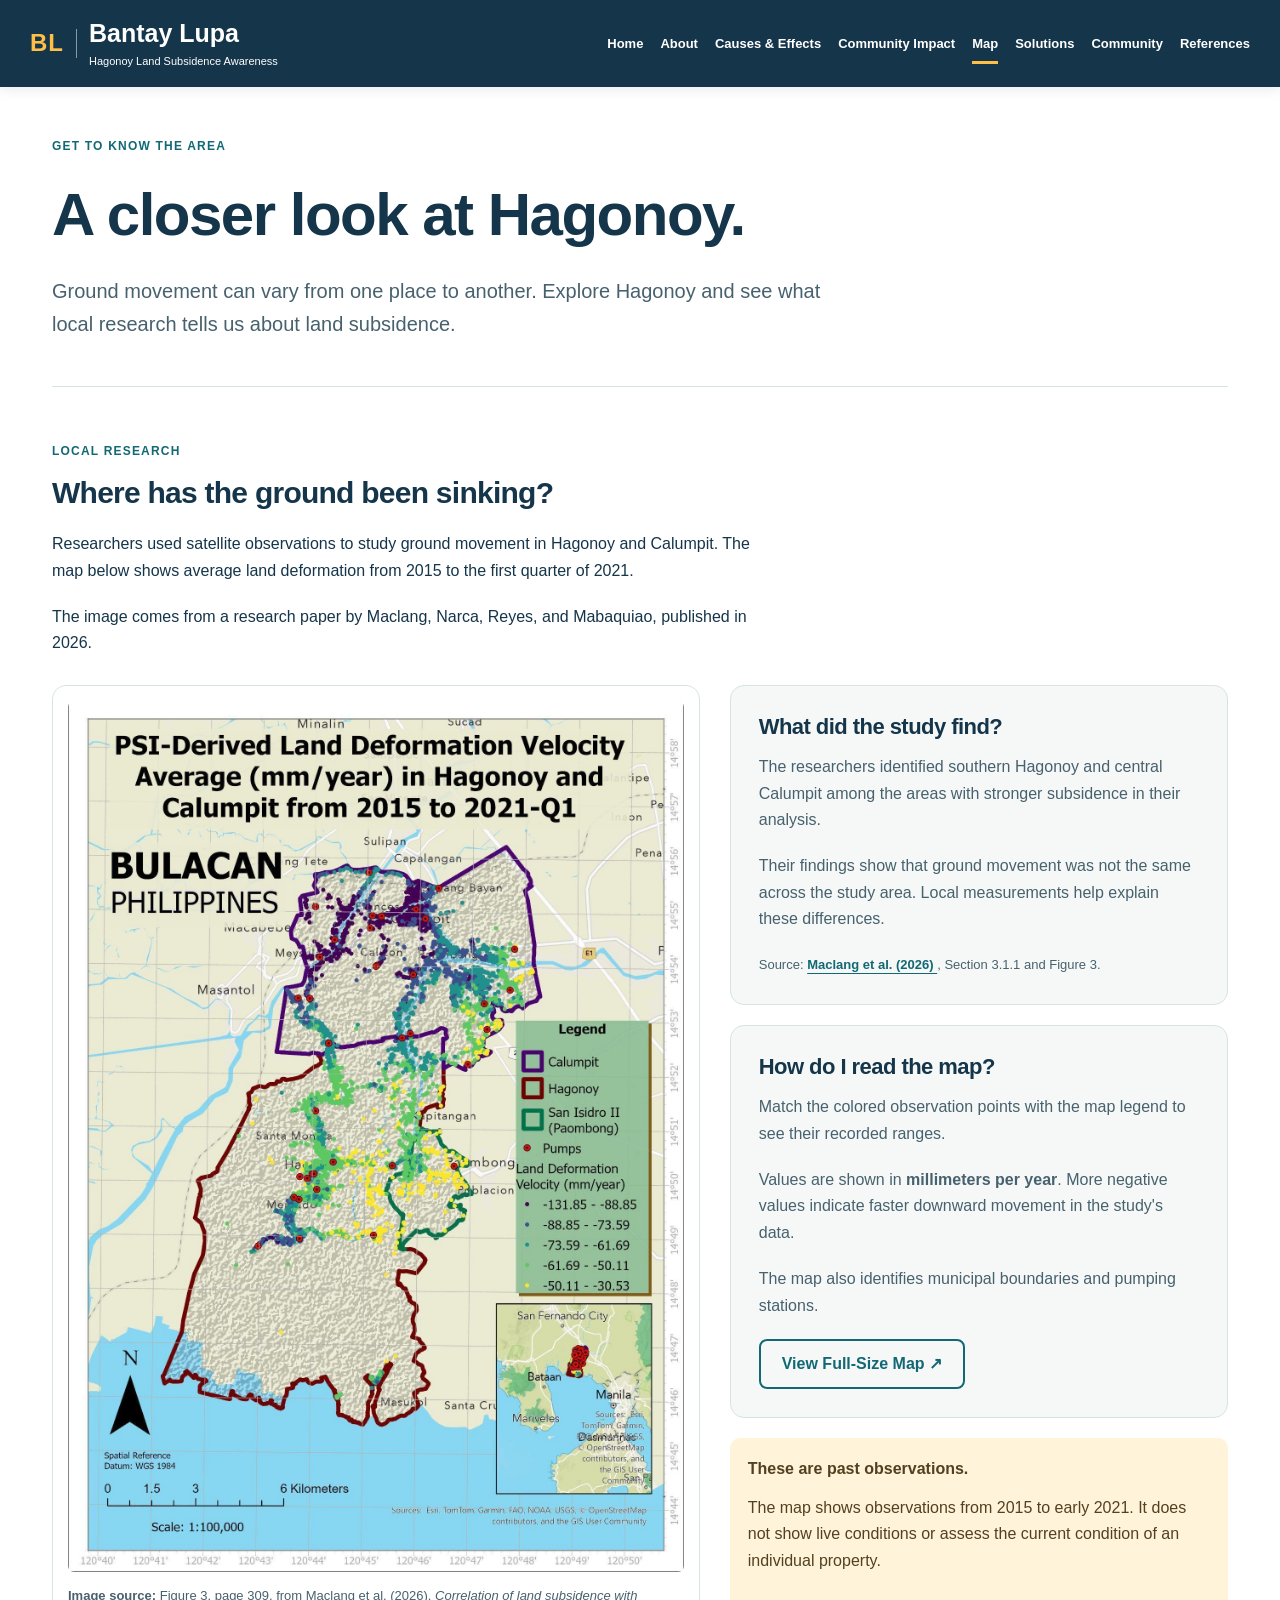
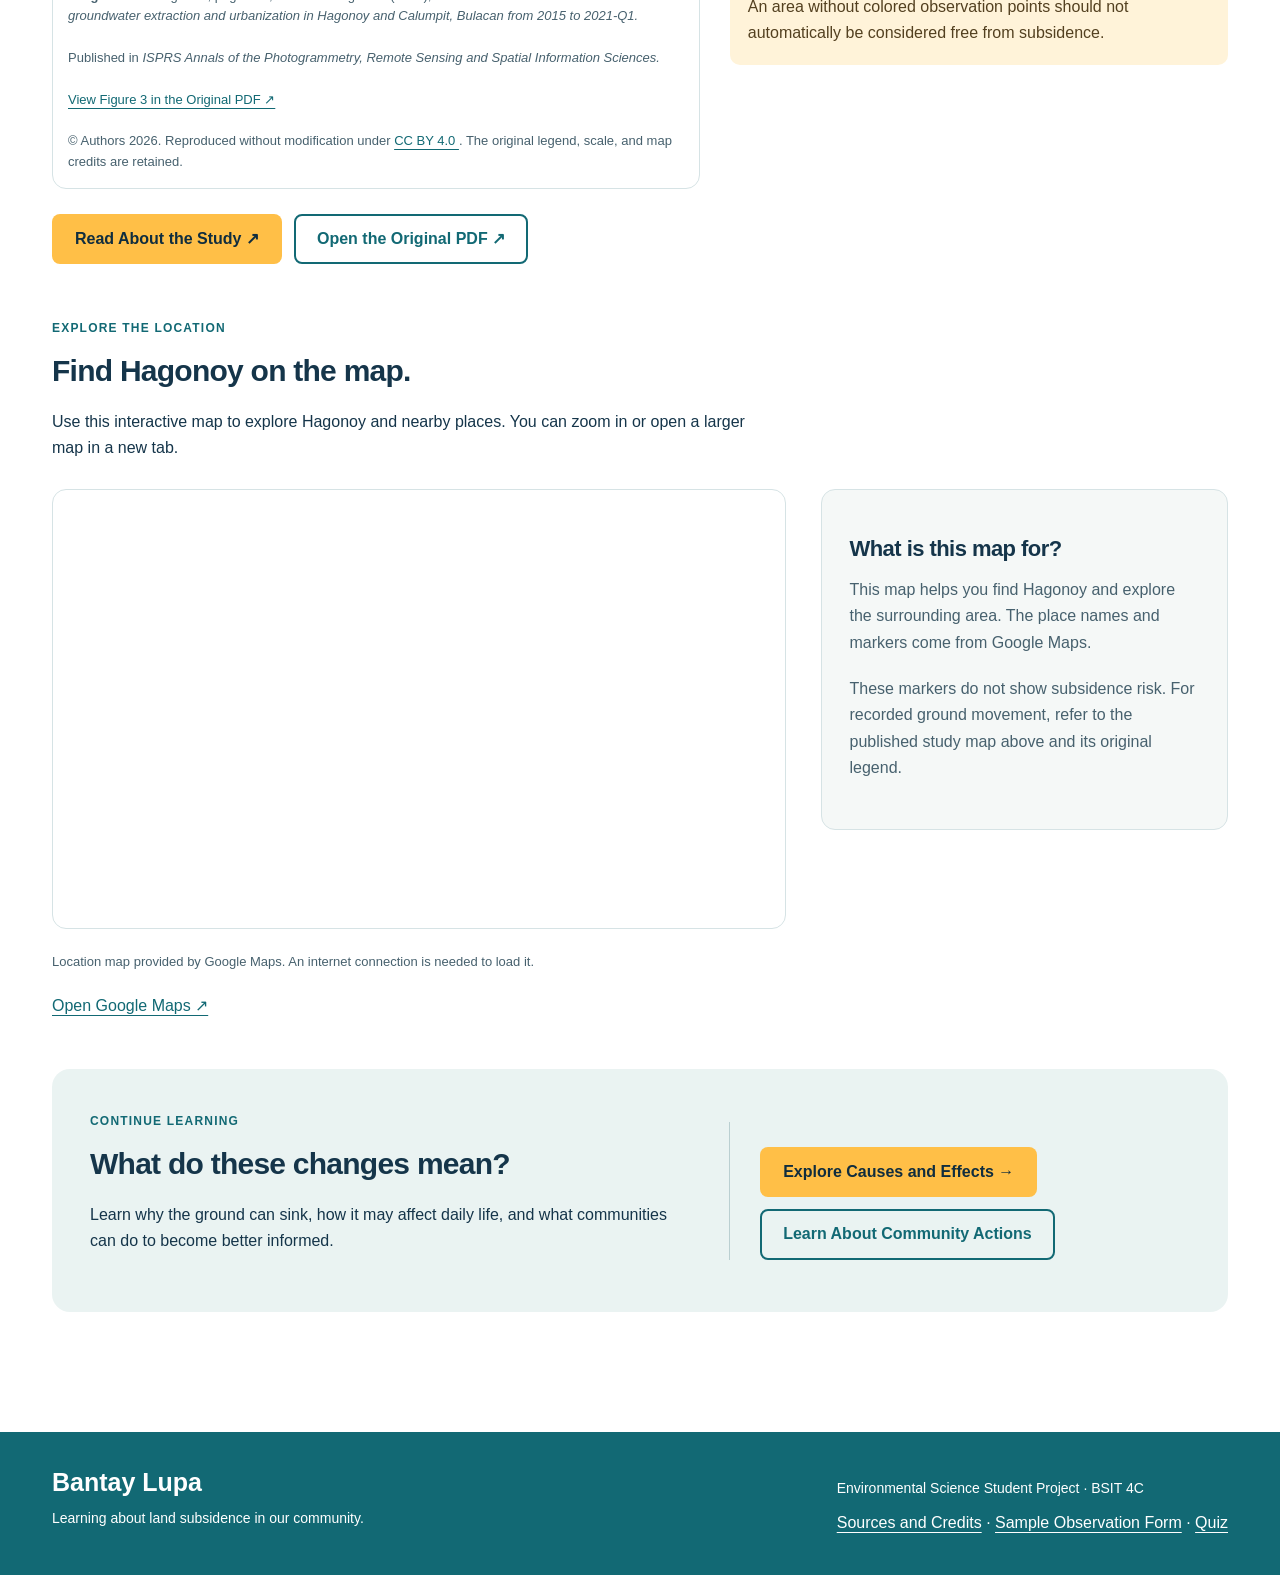
<file: map.html>
<!DOCTYPE html>
<html lang="en">
<head>
  <meta charset="UTF-8">
  <meta name="viewport" content="width=device-width, initial-scale=1.0">

  <meta
    name="description"
    content="Explore Hagonoy, Bulacan and view a published map of land deformation from local research."
  >

  <title>Map and Location | Bantay Lupa</title>

  <link rel="stylesheet" href="style.css">
  <script src="script.js" defer></script>
</head>

<body>
  <a class="skip-link" href="#main">Skip to content</a>

  <header id="site-header"></header>

  <main id="main">

    <!-- Introduction -->
    <section class="page-intro">
      <span class="eyebrow">GET TO KNOW THE AREA</span>

      <h1>A closer look at Hagonoy.</h1>

      <p class="lead">
        Ground movement can vary from one place to another.
        Explore Hagonoy and see what local research
        tells us about land subsidence.
      </p>
    </section>

    <!-- Published study map -->
    <section aria-labelledby="study-heading">
      <div class="section-heading">
        <span class="eyebrow">LOCAL RESEARCH</span>

        <h2 id="study-heading">
          Where has the ground been sinking?
        </h2>

        <p>
          Researchers used satellite observations to study
          ground movement in Hagonoy and Calumpit.
          The map below shows average land deformation
          from 2015 to the first quarter of 2021.
        </p>

        <p>
          The image comes from a research paper by
          Maclang, Narca, Reyes, and Mabaquiao,
          published in 2026.
        </p>
      </div>

      <div class="study-map-layout">

        <!-- Map image and source -->
        <figure class="study-map-figure">
          <a
            href="hagonoy-subsidence-map.jpeg"
            target="_blank"
            rel="noopener noreferrer"
            aria-label="Open the published study map at full size in a new tab"
          >
            <img
              class="study-map-image"
              src="hagonoy-subsidence-map.jpeg"
              alt="Published land deformation map of Hagonoy and Calumpit from 2015 to 2021-Q1, with observation points, municipal boundaries, pumping stations, a legend, and a scale."
              width="1448"
              height="2048"
              decoding="async"
            >
          </a>

          <figcaption>
            <strong>Image source:</strong>
            Figure 3, page 309, from Maclang et al. (2026),
            <em>
              Correlation of land subsidence with groundwater
              extraction and urbanization in Hagonoy and Calumpit,
              Bulacan from 2015 to 2021-Q1.
            </em>

            <br><br>

            Published in
            <em>
              ISPRS Annals of the Photogrammetry,
              Remote Sensing and Spatial Information Sciences.
            </em>

            <br><br>

            <a
              href="https://isprs-annals.copernicus.org/articles/X-5-W4-2025/307/2026/isprs-annals-X-5-W4-2025-307-2026.pdf#page=3"
              target="_blank"
              rel="noopener noreferrer"
            >
              View Figure 3 in the Original PDF ↗
            </a>

            <br><br>

            © Authors 2026. Reproduced without modification under
            <a
              href="https://creativecommons.org/licenses/by/4.0/"
              target="_blank"
              rel="noopener noreferrer"
            >
              CC BY 4.0
            </a>.
            The original legend, scale, and map credits are retained.
          </figcaption>
        </figure>

        <!-- Explanation -->
        <aside class="map-information">
          <article class="card">
            <h3>What did the study find?</h3>

            <p>
              The researchers identified southern Hagonoy
              and central Calumpit among the areas
              with stronger subsidence in their analysis.
            </p>

            <p>
              Their findings show that ground movement
              was not the same across the study area.
              Local measurements help explain
              these differences.
            </p>

            <p class="source">
              Source:
              <a href="references.html#ref-3">
                Maclang et al. (2026)
              </a>,
              Section 3.1.1 and Figure 3.
            </p>
          </article>

          <article class="card">
            <h3>How do I read the map?</h3>

            <p>
              Match the colored observation points
              with the map legend to see
              their recorded ranges.
            </p>

            <p>
              Values are shown in
              <strong>millimeters per year</strong>.
              More negative values indicate faster
              downward movement in the study's data.
            </p>

            <p>
              The map also identifies municipal boundaries
              and pumping stations.
            </p>

            <a
              class="button secondary"
              href="hagonoy-subsidence-map.jpeg"
              target="_blank"
              rel="noopener noreferrer"
            >
              View Full-Size Map ↗
            </a>
          </article>

          <div class="notice">
            <strong>These are past observations.</strong>

            <p>
              The map shows observations from 2015
              to early 2021. It does not show live conditions
              or assess the current condition
              of an individual property.
            </p>

            <p>
              An area without colored observation points
              should not automatically be considered
              free from subsidence.
            </p>
          </div>
        </aside>

      </div>

      <!-- Research links -->
      <div class="actions">
        <a
          class="button"
          href="https://isprs-annals.copernicus.org/articles/X-5-W4-2025/307/2026/"
          target="_blank"
          rel="noopener noreferrer"
        >
          Read About the Study ↗
        </a>

        <a
          class="button secondary"
          href="https://isprs-annals.copernicus.org/articles/X-5-W4-2025/307/2026/isprs-annals-X-5-W4-2025-307-2026.pdf#page=3"
          target="_blank"
          rel="noopener noreferrer"
        >
          Open the Original PDF ↗
        </a>
      </div>
    </section>

    <!-- Google location map -->
    <section aria-labelledby="location-heading">
      <div class="section-heading">
        <span class="eyebrow">EXPLORE THE LOCATION</span>

        <h2 id="location-heading">
          Find Hagonoy on the map.
        </h2>

        <p>
          Use this interactive map to explore Hagonoy
          and nearby places. You can zoom in
          or open a larger map in a new tab.
        </p>
      </div>

      <div class="split map-layout">
        <div>
          <iframe
            class="map-frame"
            title="Google location map of Hagonoy, Bulacan"
            src="https://maps.google.com/maps?q=Hagonoy%2C%20Bulacan%2C%20Philippines&amp;z=12&amp;output=embed"
            loading="lazy"
            referrerpolicy="no-referrer-when-downgrade"
            allowfullscreen
          ></iframe>

          <p class="source">
            Location map provided by Google Maps.
            An internet connection is needed to load it.
          </p>

          <a
            href="https://www.google.com/maps/search/?api=1&amp;query=Hagonoy%2C+Bulacan%2C+Philippines"
            target="_blank"
            rel="noopener noreferrer"
          >
            Open Google Maps ↗
          </a>
        </div>

        <aside class="card">
          <h3>What is this map for?</h3>

          <p>
            This map helps you find Hagonoy
            and explore the surrounding area.
            The place names and markers come
            from Google Maps.
          </p>

          <p>
            These markers do not show subsidence risk.
            For recorded ground movement, refer
            to the published study map above
            and its original legend.
          </p>
        </aside>
      </div>
    </section>

    <!-- Related pages -->
    <section class="feature-panel">
      <div>
        <span class="eyebrow">CONTINUE LEARNING</span>

        <h2>What do these changes mean?</h2>

        <p>
          Learn why the ground can sink, how it may
          affect daily life, and what communities
          can do to become better informed.
        </p>
      </div>

      <div>
        <div class="actions">
          <a class="button" href="causes-effects.html">
            Explore Causes and Effects →
          </a>

          <a class="button secondary" href="solutions.html">
            Learn About Community Actions
          </a>
        </div>
      </div>
    </section>

  </main>

  <footer id="site-footer"></footer>
</body>
</html>
</file>
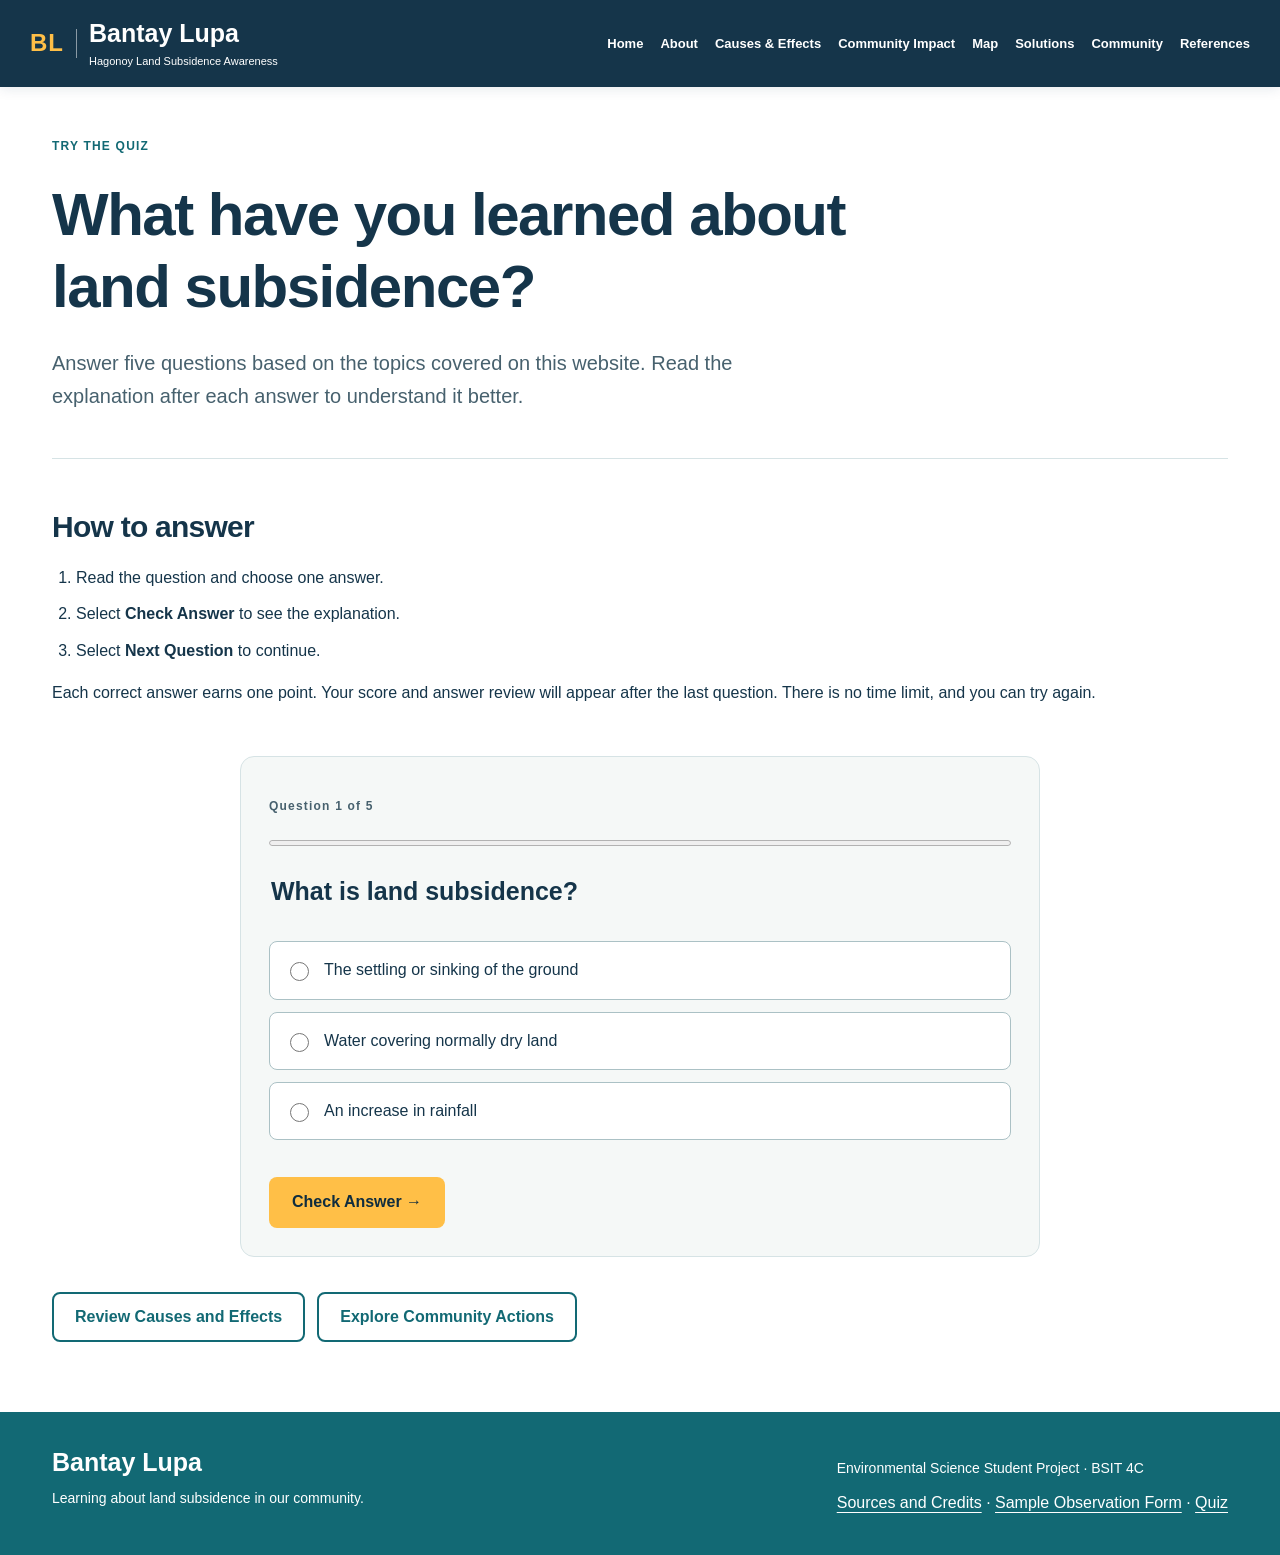
<file: quiz.html>
<!DOCTYPE html>
<html lang="en">
<head>
  <meta charset="UTF-8">
  <meta name="viewport" content="width=device-width, initial-scale=1.0">

  <title>Awareness Quiz | Bantay Lupa</title>

  <link rel="stylesheet" href="style.css">
  <script src="script.js" defer></script>
</head>

<body>
  <a class="skip-link" href="#main">Skip to content</a>

  <header id="site-header"></header>

  <main id="main">

    <!-- Introduction -->
    <section class="page-intro">
      <span class="eyebrow">TRY THE QUIZ</span>

      <h1>What have you learned about land subsidence?</h1>

      <p class="lead">
        Answer five questions based on the topics
        covered on this website. Read the explanation
        after each answer to understand it better.
      </p>
    </section>

    <!-- Quiz instructions -->
    <section aria-labelledby="instructions-heading">
      <h2 id="instructions-heading">How to answer</h2>

      <ol>
        <li>
          Read the question and choose one answer.
        </li>

        <li>
          Select <strong>Check Answer</strong>
          to see the explanation.
        </li>

        <li>
          Select <strong>Next Question</strong>
          to continue.
        </li>
      </ol>

      <p>
        Each correct answer earns one point.
        Your score and answer review will appear
        after the last question. There is no time limit,
        and you can try again.
      </p>
    </section>

    <!-- Questions and answer choices -->
    <section
      id="quiz"
      class="quiz card"
      aria-label="Land subsidence awareness quiz"
    >
      <p id="quiz-progress" class="eyebrow"></p>

      <progress
        id="progress"
        max="5"
        value="0"
        aria-label="Questions answered"
      ></progress>

      <form id="quiz-form">
        <fieldset>
          <legend id="question"></legend>

          <div id="options"></div>
        </fieldset>

        <button type="submit" id="check-answer">
          Check Answer →
        </button>
      </form>

      <!-- Explanation appears after checking an answer -->
      <div
        id="answer-feedback"
        role="status"
        aria-live="polite"
      ></div>

      <button
        type="button"
        id="next-question"
        hidden
      >
        Next Question →
      </button>

      <!-- Score and answer review -->
      <div id="quiz-results" hidden>
        <h2 id="score-heading" tabindex="-1"></h2>

        <p>
          Read through your answers below.
          If a topic is still unclear, you can visit
          the learning pages before trying again.
        </p>

        <h3>Review your answers</h3>

        <div id="review"></div>

        <div class="actions">
          <button type="button" id="retry">
            Try Again →
          </button>

          <a class="button secondary" href="about.html">
            Read the Basics Again
          </a>
        </div>
      </div>
    </section>

    <noscript>
      <p class="notice">
        Please enable JavaScript to answer the quiz.
        You can still read the
        <a href="about.html">About page</a>
        and the other learning pages.
      </p>
    </noscript>

    <!-- Related pages -->
    <div class="actions">
      <a class="button secondary" href="causes-effects.html">
        Review Causes and Effects
      </a>

      <a class="button secondary" href="solutions.html">
        Explore Community Actions
      </a>
    </div>

  </main>

  <footer id="site-footer"></footer>
</body>
</html>
</file>
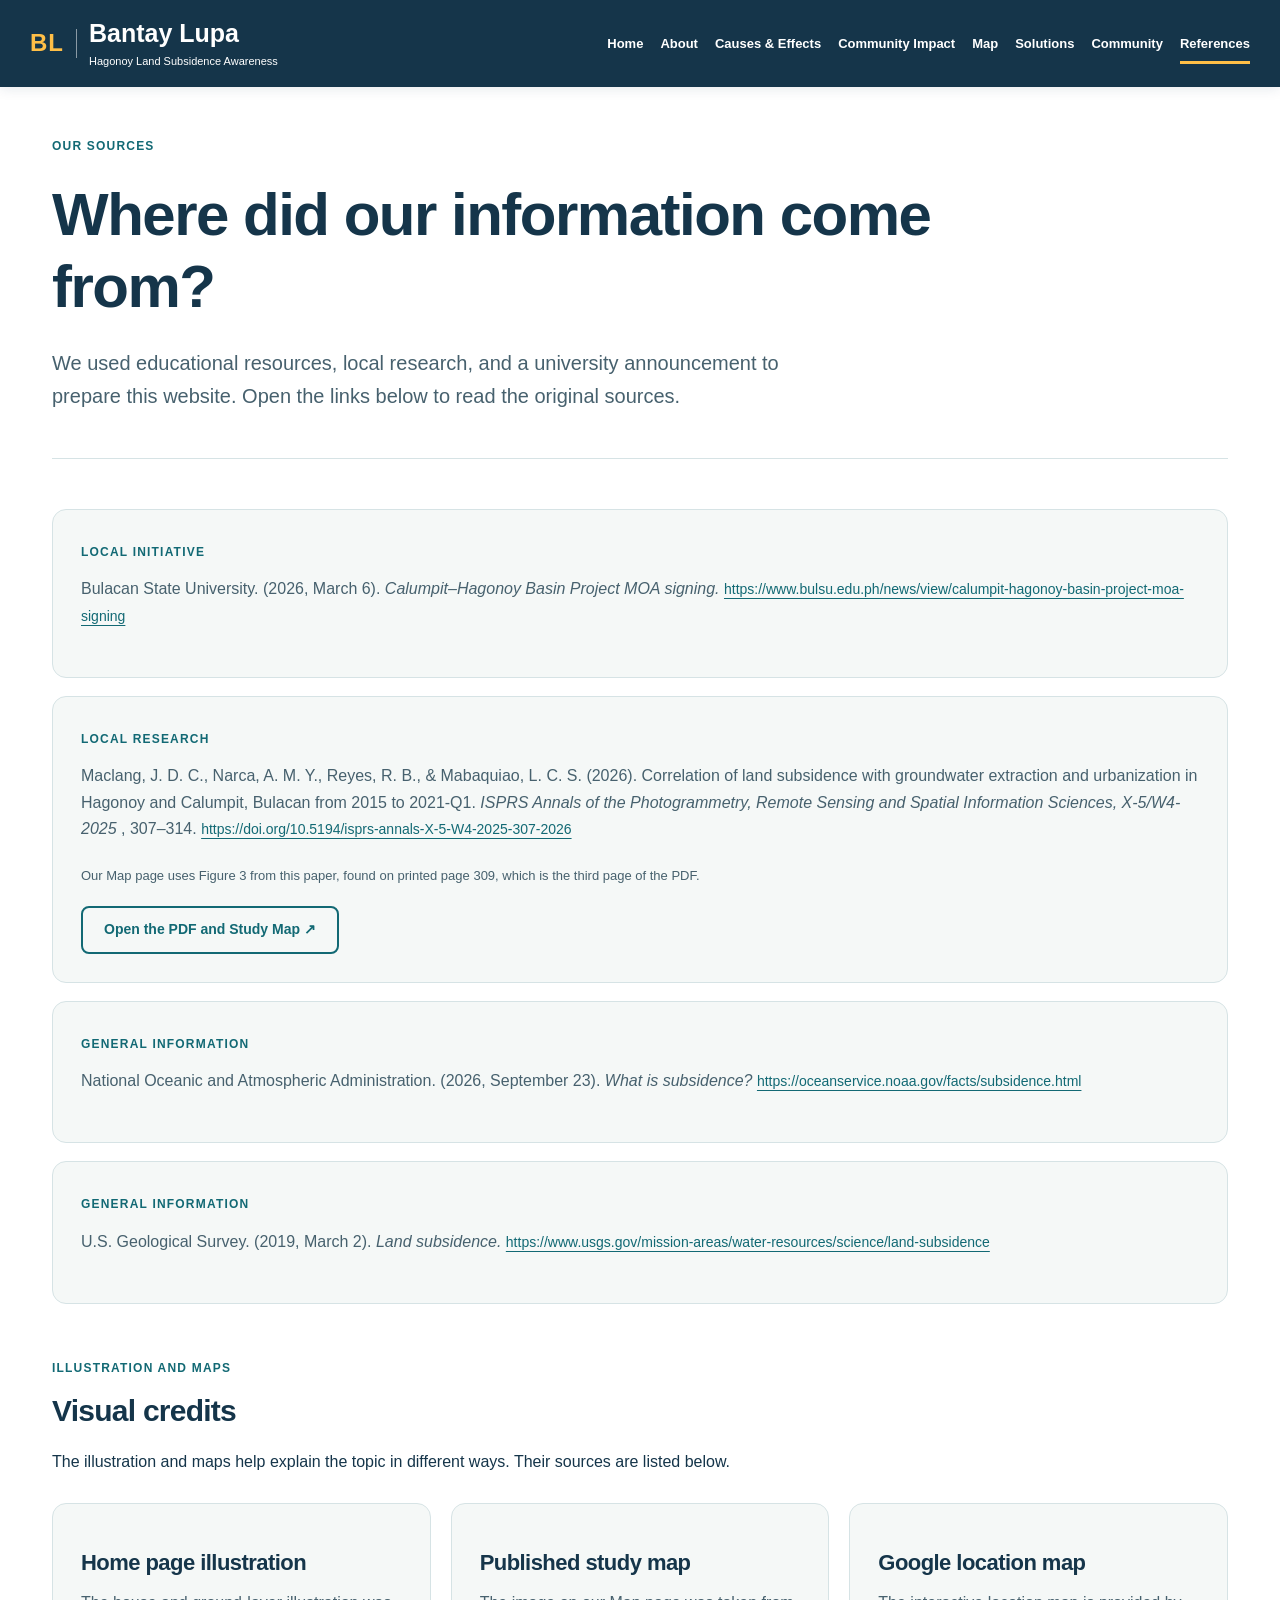
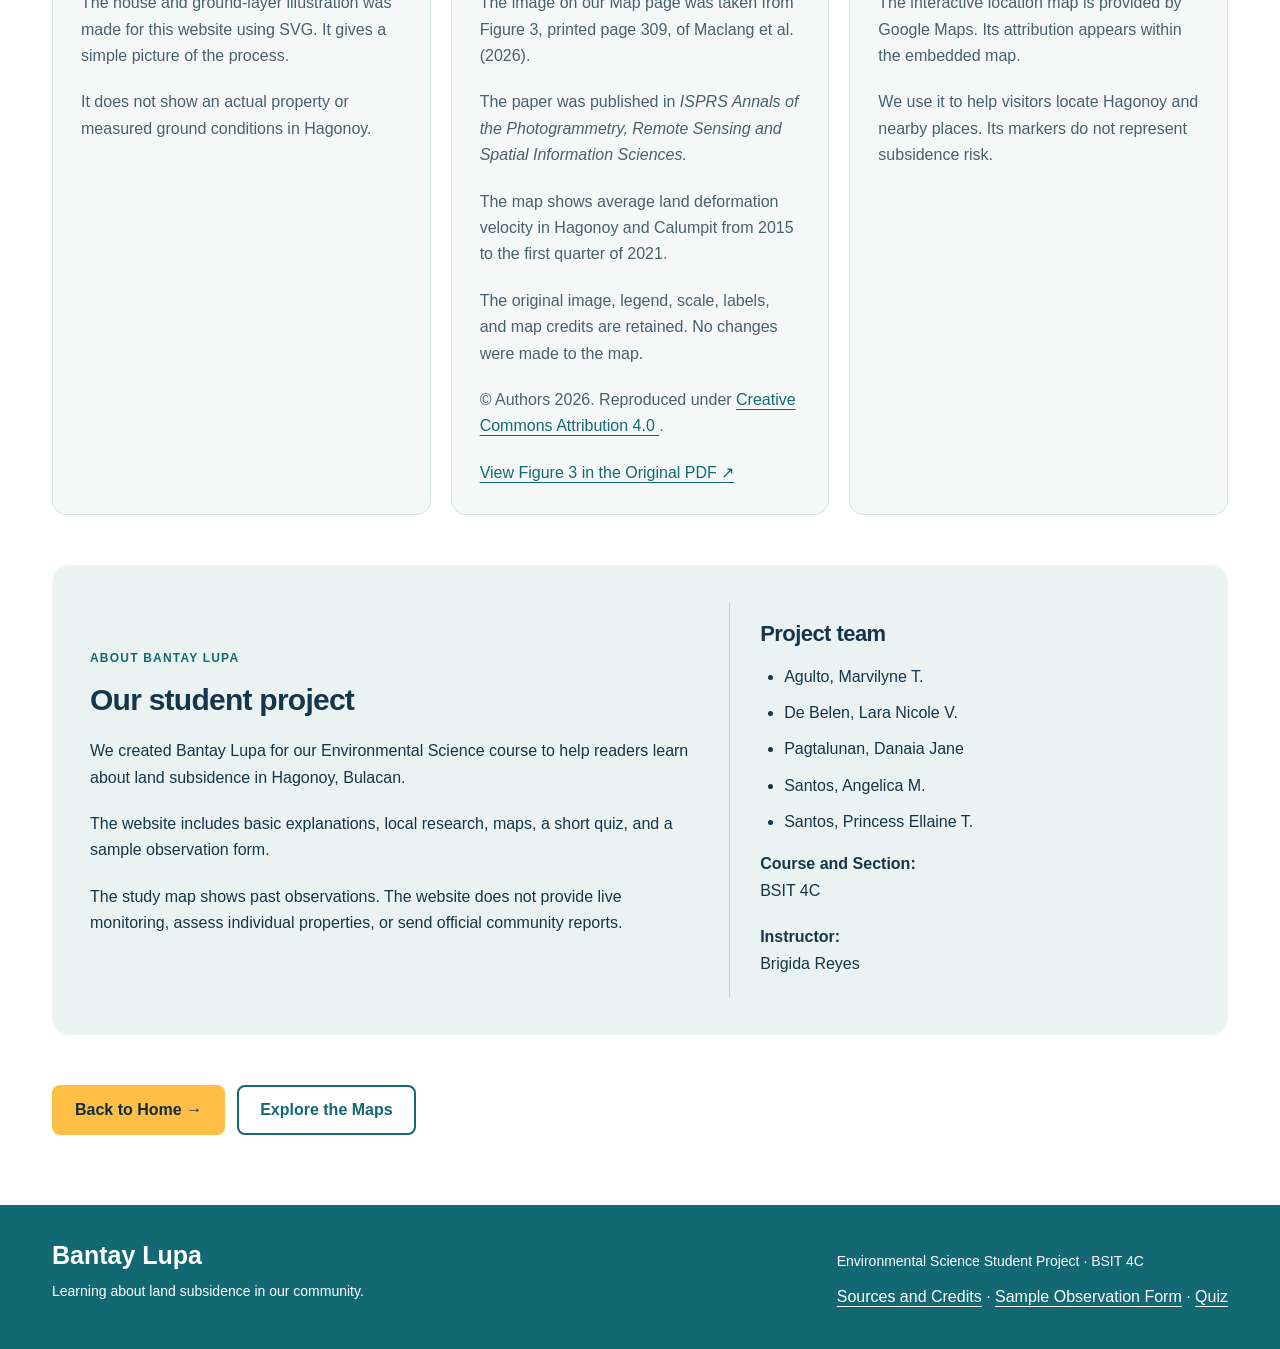
<file: references.html>
<!DOCTYPE html>
<html lang="en">
<head>
  <meta charset="UTF-8">
  <meta name="viewport" content="width=device-width, initial-scale=1.0">

  <title>References | Bantay Lupa</title>

  <link rel="stylesheet" href="style.css">
  <script src="script.js" defer></script>
</head>

<body>
  <a class="skip-link" href="#main">Skip to content</a>

  <header id="site-header"></header>

  <main id="main">

    <!-- Introduction -->
    <section class="page-intro">
      <span class="eyebrow">OUR SOURCES</span>

      <h1>Where did our information come from?</h1>

      <p class="lead">
        We used educational resources, local research,
        and a university announcement to prepare this website.
        Open the links below to read the original sources.
      </p>
    </section>

    <!-- References in alphabetical order -->
    <section class="references" aria-label="Reference list">

      <article class="card" id="ref-4">
        <span class="eyebrow">LOCAL INITIATIVE</span>

        <p>
          Bulacan State University. (2026, March 6).
          <em>Calumpit–Hagonoy Basin Project MOA signing.</em>
          <a
            href="https://www.bulsu.edu.ph/news/view/calumpit-hagonoy-basin-project-moa-signing"
            target="_blank"
            rel="noopener noreferrer"
          >
            https://www.bulsu.edu.ph/news/view/calumpit-hagonoy-basin-project-moa-signing
          </a>
        </p>
      </article>

      <article class="card" id="ref-3">
        <span class="eyebrow">LOCAL RESEARCH</span>

        <p>
          Maclang, J. D. C., Narca, A. M. Y., Reyes, R. B.,
          &amp; Mabaquiao, L. C. S. (2026).
          Correlation of land subsidence with groundwater
          extraction and urbanization in Hagonoy and Calumpit,
          Bulacan from 2015 to 2021-Q1.
          <em>
            ISPRS Annals of the Photogrammetry, Remote Sensing
            and Spatial Information Sciences, X-5/W4-2025
          </em>,
          307–314.
          <a
            href="https://doi.org/10.5194/isprs-annals-X-5-W4-2025-307-2026"
            target="_blank"
            rel="noopener noreferrer"
          >
            https://doi.org/10.5194/isprs-annals-X-5-W4-2025-307-2026
          </a>
        </p>

        <p class="source">
          Our Map page uses Figure 3 from this paper,
          found on printed page 309,
          which is the third page of the PDF.
        </p>

        <a
          class="button secondary"
          href="https://isprs-annals.copernicus.org/articles/X-5-W4-2025/307/2026/isprs-annals-X-5-W4-2025-307-2026.pdf#page=3"
          target="_blank"
          rel="noopener noreferrer"
        >
          Open the PDF and Study Map ↗
        </a>
      </article>

      <article class="card" id="ref-1">
        <span class="eyebrow">GENERAL INFORMATION</span>

        <p>
          National Oceanic and Atmospheric Administration.
          (2026, September 23).
          <em>What is subsidence?</em>
          <a
            href="https://oceanservice.noaa.gov/facts/subsidence.html"
            target="_blank"
            rel="noopener noreferrer"
          >
            https://oceanservice.noaa.gov/facts/subsidence.html
          </a>
        </p>
      </article>

      <article class="card" id="ref-2">
        <span class="eyebrow">GENERAL INFORMATION</span>

        <p>
          U.S. Geological Survey. (2019, March 2).
          <em>Land subsidence.</em>
          <a
            href="https://www.usgs.gov/mission-areas/water-resources/science/land-subsidence"
            target="_blank"
            rel="noopener noreferrer"
          >
            https://www.usgs.gov/mission-areas/water-resources/science/land-subsidence
          </a>
        </p>
      </article>

    </section>

    <!-- Illustration and map credits -->
    <section>
      <div class="section-heading">
        <span class="eyebrow">ILLUSTRATION AND MAPS</span>

        <h2>Visual credits</h2>

        <p>
          The illustration and maps help explain the topic
          in different ways. Their sources are listed below.
        </p>
      </div>

      <div class="cards">

        <article class="card">
          <h3>Home page illustration</h3>

          <p>
            The house and ground-layer illustration
            was made for this website using SVG.
            It gives a simple picture of the process.
          </p>

          <p>
            It does not show an actual property
            or measured ground conditions in Hagonoy.
          </p>
        </article>

        <article class="card">
          <h3>Published study map</h3>

          <p>
            The image on our Map page was taken from
            Figure 3, printed page 309,
            of Maclang et al. (2026).
          </p>

          <p>
            The paper was published in
            <em>
              ISPRS Annals of the Photogrammetry,
              Remote Sensing and Spatial Information Sciences.
            </em>
          </p>

          <p>
            The map shows average land deformation velocity
            in Hagonoy and Calumpit from 2015
            to the first quarter of 2021.
          </p>

          <p>
            The original image, legend, scale,
            labels, and map credits are retained.
            No changes were made to the map.
          </p>

          <p>
            © Authors 2026.
            Reproduced under
            <a
              href="https://creativecommons.org/licenses/by/4.0/"
              target="_blank"
              rel="noopener noreferrer"
            >
              Creative Commons Attribution 4.0
            </a>.
          </p>

          <a
            href="https://isprs-annals.copernicus.org/articles/X-5-W4-2025/307/2026/isprs-annals-X-5-W4-2025-307-2026.pdf#page=3"
            target="_blank"
            rel="noopener noreferrer"
          >
            View Figure 3 in the Original PDF ↗
          </a>
        </article>

        <article class="card">
          <h3>Google location map</h3>

          <p>
            The interactive location map is provided
            by Google Maps. Its attribution appears
            within the embedded map.
          </p>

          <p>
            We use it to help visitors locate Hagonoy
            and nearby places. Its markers do not
            represent subsidence risk.
          </p>
        </article>

      </div>
    </section>

    <!-- Project information -->
    <section class="feature-panel">
      <div>
        <span class="eyebrow">ABOUT BANTAY LUPA</span>

        <h2>Our student project</h2>

        <p>
          We created Bantay Lupa for our Environmental
          Science course to help readers learn about
          land subsidence in Hagonoy, Bulacan.
        </p>

        <p>
          The website includes basic explanations,
          local research, maps, a short quiz,
          and a sample observation form.
        </p>

        <p>
          The study map shows past observations.
          The website does not provide live monitoring,
          assess individual properties, or send
          official community reports.
        </p>
      </div>

      <div>
        <h3>Project team</h3>

        <ul>
          <li>Agulto, Marvilyne T.</li>
          <li>De Belen, Lara Nicole V.</li>
          <li>Pagtalunan, Danaia Jane</li>
          <li>Santos, Angelica M.</li>
          <li>Santos, Princess Ellaine T.</li>
        </ul>

        <p>
          <strong>Course and Section:</strong><br>
          BSIT 4C
        </p>

        <p>
          <strong>Instructor:</strong><br>
          Brigida Reyes
        </p>
      </div>
    </section>

    <div class="actions">
      <a class="button" href="index.html">
        Back to Home →
      </a>

      <a class="button secondary" href="map.html">
        Explore the Maps
      </a>
    </div>

  </main>

  <footer id="site-footer"></footer>
</body>
</html>
</file>
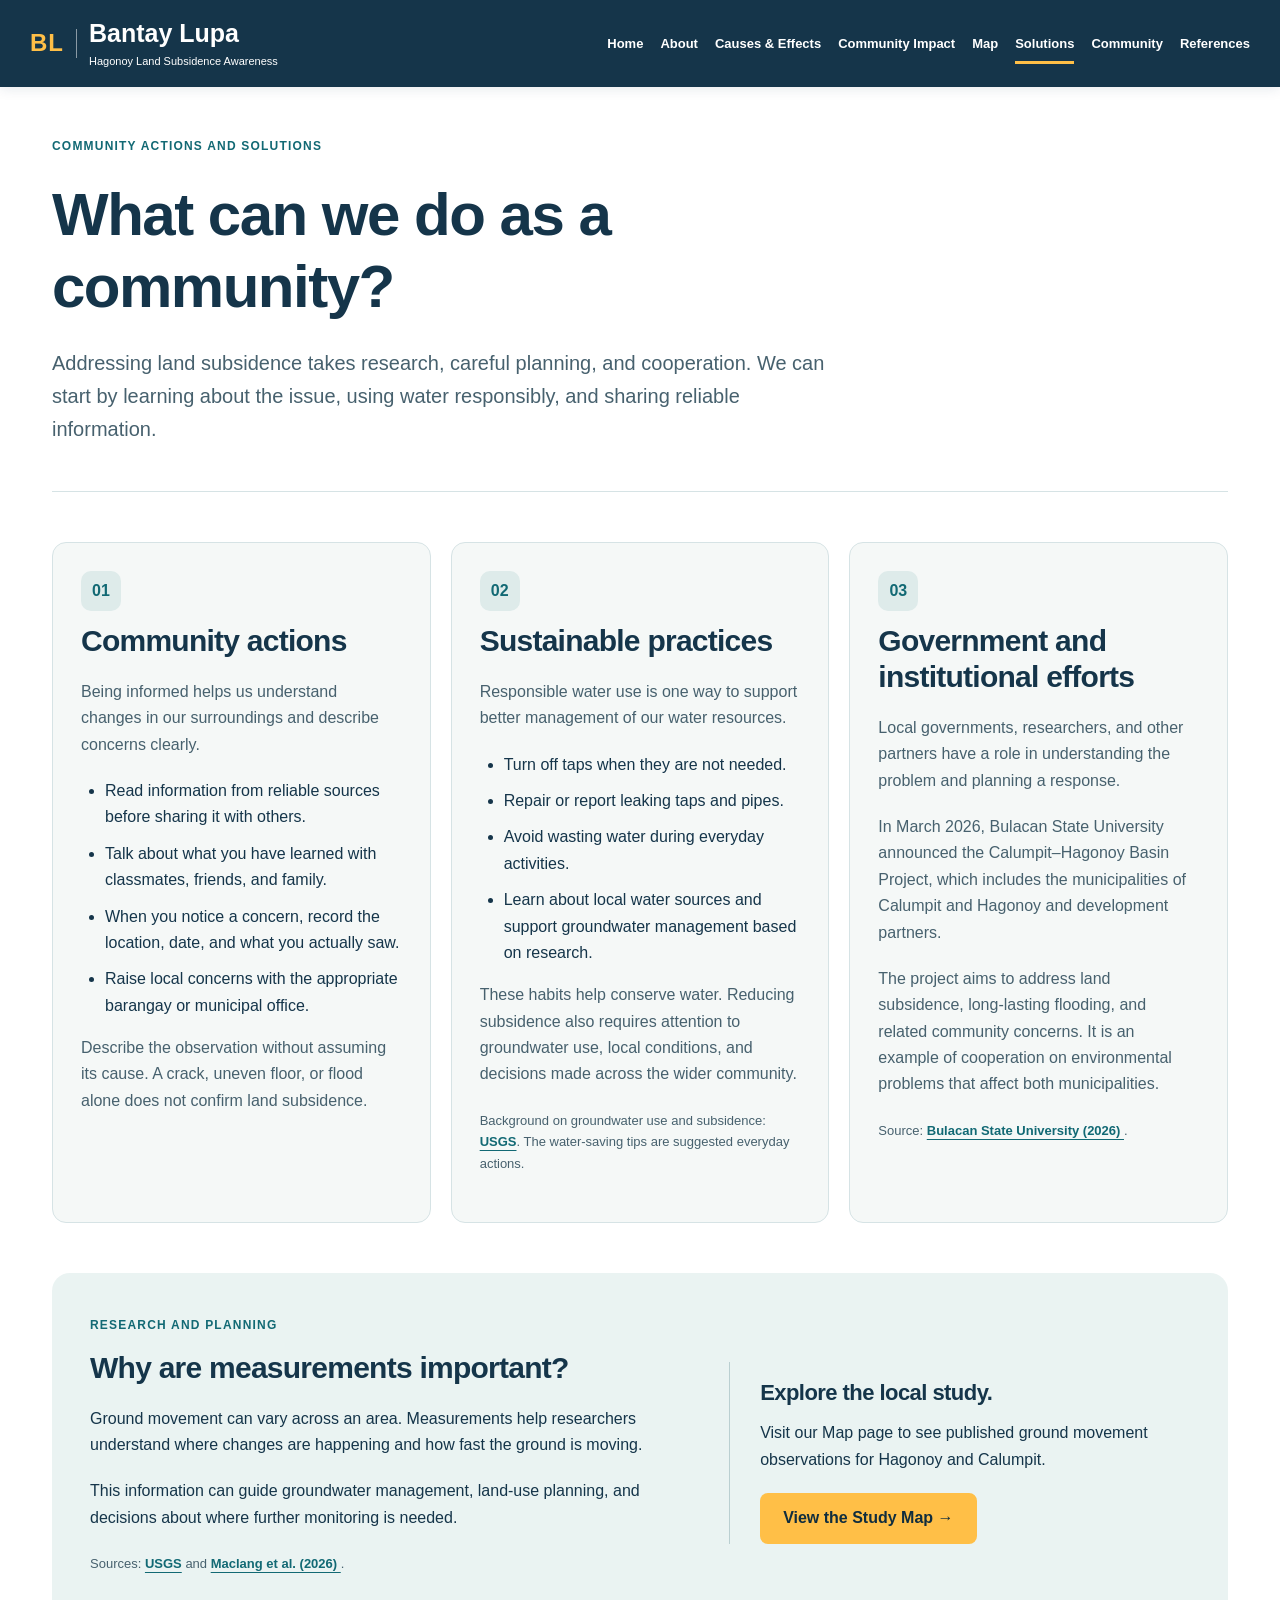
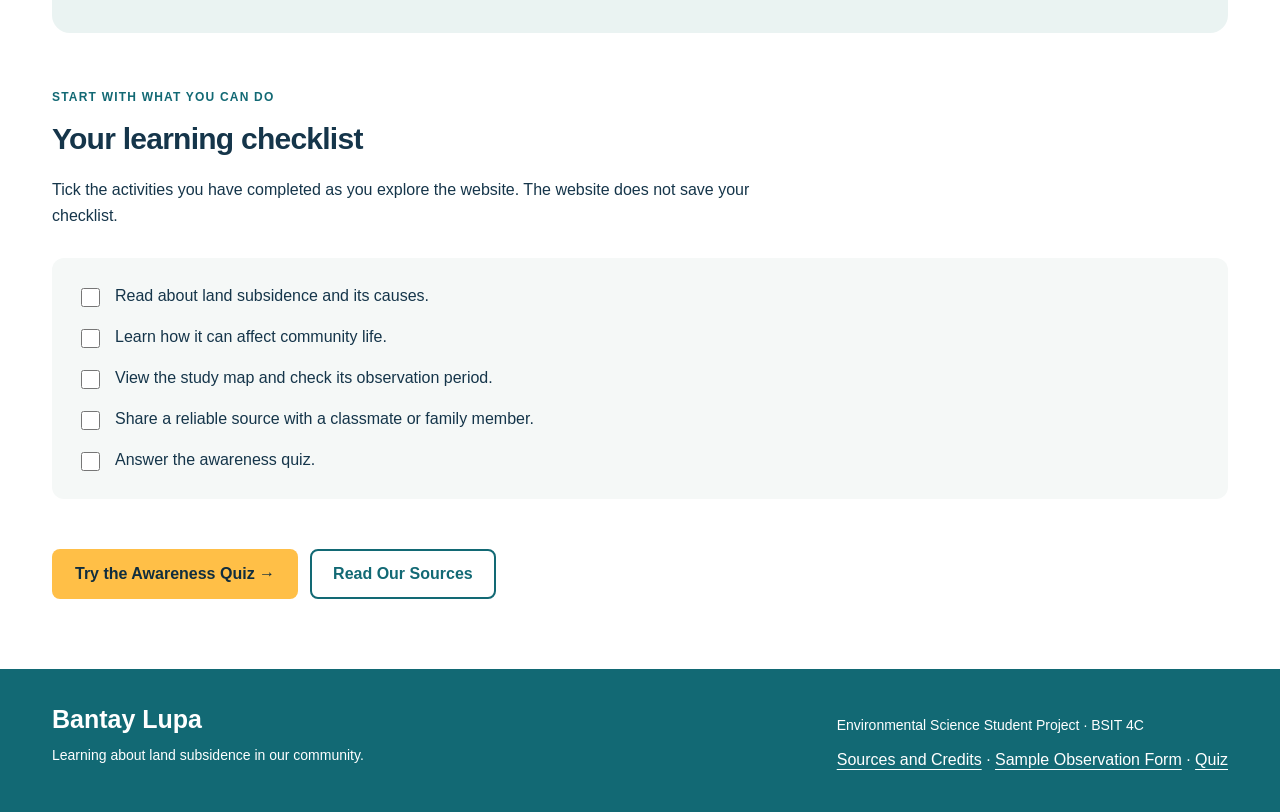
<file: solutions.html>
<!DOCTYPE html>
<html lang="en">
<head>
  <meta charset="UTF-8">
  <meta name="viewport" content="width=device-width, initial-scale=1.0">

  <title>Mitigation and Solutions | Bantay Lupa</title>

  <link rel="stylesheet" href="style.css">
  <script src="script.js" defer></script>
</head>

<body>
  <a class="skip-link" href="#main">Skip to content</a>

  <header id="site-header"></header>

  <main id="main">

    <!-- Introduction -->
    <section class="page-intro">
      <span class="eyebrow">COMMUNITY ACTIONS AND SOLUTIONS</span>

      <h1>What can we do as a community?</h1>

      <p class="lead">
        Addressing land subsidence takes research,
        careful planning, and cooperation.
        We can start by learning about the issue,
        using water responsibly, and sharing reliable information.
      </p>
    </section>

    <!-- Actions and initiatives -->
    <section class="cards">

      <article class="card">
        <span class="card-number">01</span>

        <h2>Community actions</h2>

        <p>
          Being informed helps us understand changes
          in our surroundings and describe concerns clearly.
        </p>

        <ul>
          <li>
            Read information from reliable sources
            before sharing it with others.
          </li>

          <li>
            Talk about what you have learned
            with classmates, friends, and family.
          </li>

          <li>
            When you notice a concern, record the location,
            date, and what you actually saw.
          </li>

          <li>
            Raise local concerns with the appropriate
            barangay or municipal office.
          </li>
        </ul>

        <p>
          Describe the observation without assuming its cause.
          A crack, uneven floor, or flood alone does not
          confirm land subsidence.
        </p>
      </article>

      <article class="card">
        <span class="card-number">02</span>

        <h2>Sustainable practices</h2>

        <p>
          Responsible water use is one way to support
          better management of our water resources.
        </p>

        <ul>
          <li>
            Turn off taps when they are not needed.
          </li>

          <li>
            Repair or report leaking taps and pipes.
          </li>

          <li>
            Avoid wasting water during everyday activities.
          </li>

          <li>
            Learn about local water sources and support
            groundwater management based on research.
          </li>
        </ul>

        <p>
          These habits help conserve water.
          Reducing subsidence also requires attention
          to groundwater use, local conditions,
          and decisions made across the wider community.
        </p>

        <p class="source">
          Background on groundwater use and subsidence:
          <a href="references.html#ref-2">USGS</a>.
          The water-saving tips are suggested everyday actions.
        </p>
      </article>

      <article class="card">
        <span class="card-number">03</span>

        <h2>Government and institutional efforts</h2>

        <p>
          Local governments, researchers, and other partners
          have a role in understanding the problem
          and planning a response.
        </p>

        <p>
          In March 2026, Bulacan State University announced
          the Calumpit–Hagonoy Basin Project,
          which includes the municipalities of
          Calumpit and Hagonoy and development partners.
        </p>

        <p>
          The project aims to address land subsidence,
          long-lasting flooding, and related community concerns.
          It is an example of cooperation on environmental
          problems that affect both municipalities.
        </p>

        <p class="source">
          Source:
          <a href="references.html#ref-4">
            Bulacan State University (2026)
          </a>.
        </p>
      </article>

    </section>

    <!-- Why monitoring matters -->
    <section class="feature-panel">
      <div>
        <span class="eyebrow">RESEARCH AND PLANNING</span>

        <h2>Why are measurements important?</h2>

        <p>
          Ground movement can vary across an area.
          Measurements help researchers understand
          where changes are happening and how fast
          the ground is moving.
        </p>

        <p>
          This information can guide groundwater management,
          land-use planning, and decisions about
          where further monitoring is needed.
        </p>

        <p class="source">
          Sources:
          <a href="references.html#ref-2">USGS</a>
          and
          <a href="references.html#ref-3">
            Maclang et al. (2026)
          </a>.
        </p>
      </div>

      <div>
        <h3>Explore the local study.</h3>

        <p>
          Visit our Map page to see published ground
          movement observations for Hagonoy and Calumpit.
        </p>

        <a class="button" href="map.html">
          View the Study Map →
        </a>
      </div>
    </section>

    <!-- Learning checklist -->
    <section>
      <div class="section-heading">
        <span class="eyebrow">START WITH WHAT YOU CAN DO</span>

        <h2>Your learning checklist</h2>

        <p>
          Tick the activities you have completed
          as you explore the website.
          The website does not save your checklist.
        </p>
      </div>

      <div class="checklist">
        <label>
          <input type="checkbox">
          Read about land subsidence and its causes.
        </label>

        <label>
          <input type="checkbox">
          Learn how it can affect community life.
        </label>

        <label>
          <input type="checkbox">
          View the study map and check its observation period.
        </label>

        <label>
          <input type="checkbox">
          Share a reliable source with a classmate or family member.
        </label>

        <label>
          <input type="checkbox">
          Answer the awareness quiz.
        </label>
      </div>
    </section>

    <!-- Related pages -->
    <div class="actions">
      <a class="button" href="quiz.html">
        Try the Awareness Quiz →
      </a>

      <a class="button secondary" href="references.html">
        Read Our Sources
      </a>
    </div>

  </main>

  <footer id="site-footer"></footer>
</body>
</html>
</file>
<file: style.css>
/* Colors */
:root {
  --navy: #15354a;
  --teal: #126974;
  --amber: #ffbf47;
  --paper: #f5f8f7;
  --line: #d6e3e5;
  --muted: #47616e;
  --white: #ffffff;
}

/* General styles */
* {
  box-sizing: border-box;
}

html {
  scroll-behavior: smooth;
}

body {
  margin: 0;
  background: var(--white);
  color: var(--navy);
  font-family: Arial, Helvetica, sans-serif;
  line-height: 1.65;
}

a {
  color: var(--teal);
  text-underline-offset: 4px;
}

button,
input,
select,
textarea {
  font: inherit;
}

img,
svg {
  max-width: 100%;
}

:focus-visible {
  outline: 3px solid #a24c00;
  outline-offset: 4px;
}

[hidden] {
  display: none !important;
}

/* Skip link */
.skip-link {
  position: fixed;
  top: -100px;
  left: 12px;
  z-index: 100;
  padding: 12px 18px;
  background: white;
  color: var(--navy);
  font-weight: bold;
}

.skip-link:focus {
  top: 12px;
}

/* Header */
#site-header {
  position: sticky;
  top: 0;
  z-index: 20;
  background: var(--navy);
  color: white;
  box-shadow: 0 2px 12px rgba(21, 53, 74, 0.1);
}

.header-inner {
  display: flex;
  align-items: center;
  justify-content: space-between;
  gap: 24px;
  max-width: 1440px;
  margin: auto;
  padding: 18px 30px;
}

.brand {
  display: flex;
  align-items: center;
  gap: 12px;
  color: inherit;
  font-size: 25px;
  font-weight: bold;
  line-height: 1.2;
  text-decoration: none;
}

.brand small {
  display: block;
  margin-top: 6px;
  font-size: 11px;
  font-weight: normal;
  line-height: 1.4;
}

.brand-mark {
  padding-right: 12px;
  border-right: 1px solid rgba(255, 255, 255, 0.5);
  color: var(--amber);
  font-size: 24px;
  letter-spacing: 1px;
}

/* Navigation */
.main-nav {
  display: flex;
  align-items: center;
  gap: 17px;
}

.main-nav a {
  position: relative;
  padding: 10px 0;
  color: white;
  font-size: 13px;
  font-weight: bold;
  text-decoration: none;
}

.main-nav a:hover {
  color: var(--amber);
}

.main-nav a[aria-current="page"]::after {
  content: "";
  position: absolute;
  right: 0;
  bottom: 0;
  left: 0;
  height: 3px;
  background: var(--amber);
}

.menu-toggle {
  display: none;
}

/* Page content */
main {
  max-width: 1240px;
  min-height: 75vh;
  margin: auto;
  padding: 0 32px 70px;
}

section {
  margin: 32px 0 50px;
}

h1,
h2,
h3 {
  line-height: 1.2;
  letter-spacing: -0.025em;
  overflow-wrap: break-word;
}

h1 {
  max-width: 900px;
  margin: 20px 0 24px;
  font-size: clamp(34px, 4.7vw, 60px);
}

h2 {
  margin: 12px 0 20px;
  font-size: 30px;
}

h3 {
  margin: 18px 0 14px;
  font-size: 22px;
}

p {
  margin: 12px 0 20px;
}

ul,
ol {
  padding-left: 24px;
}

li {
  margin-bottom: 10px;
}

.lead {
  max-width: 780px;
  color: var(--muted);
  font-size: 20px;
}

.eyebrow {
  display: inline-block;
  color: var(--teal);
  font-size: 12px;
  font-weight: bold;
  letter-spacing: 0.1em;
}

.section-heading {
  max-width: 720px;
  margin-bottom: 28px;
}

.page-intro {
  margin-top: 0;
  padding: 45px 0 25px;
  border-bottom: 1px solid var(--line);
}

.source {
  margin-top: 22px;
  color: var(--muted);
  font-size: 13px;
  overflow-wrap: anywhere;
}

.source a {
  font-weight: bold;
}

/* Buttons */
.button,
button {
  display: inline-block;
  padding: 12px 21px;
  border: 2px solid transparent;
  border-radius: 8px;
  background: var(--amber);
  color: #102d3e;
  font-weight: bold;
  line-height: 1.4;
  text-align: center;
  text-decoration: none;
  cursor: pointer;
}

.button:hover,
button:hover {
  filter: brightness(0.95);
}

.button.secondary,
button.secondary {
  border-color: var(--teal);
  background: transparent;
  color: var(--teal);
}

.actions {
  display: flex;
  flex-wrap: wrap;
  gap: 12px;
  margin-top: 25px;
}

/* Home page */
.hero {
  display: grid;
  grid-template-columns: minmax(0, 1.1fr) minmax(0, 1fr);
  align-items: center;
  gap: 40px;
  padding: 60px 0 40px;
}

.hero .eyebrow {
  padding: 8px 12px;
  border-radius: 5px;
  background: var(--amber);
  color: var(--navy);
}

.illustration {
  margin: 0;
}

.illustration svg {
  display: block;
  width: 100%;
  height: auto;
  border-radius: 18px;
}

figcaption {
  margin-top: 10px;
  color: var(--muted);
  font-size: 13px;
  line-height: 1.6;
  text-align: center;
}

/* Cards */
.cards {
  display: grid;
  grid-template-columns: repeat(auto-fit, minmax(230px, 1fr));
  gap: 20px;
}

.cards.two-columns {
  grid-template-columns: repeat(2, minmax(0, 1fr));
}

.card {
  min-width: 0;
  padding: 28px;
  border: 1px solid var(--line);
  border-radius: 14px;
  background: var(--paper);
}

.card p {
  color: var(--muted);
}

.card-number {
  display: inline-flex;
  align-items: center;
  justify-content: center;
  width: 40px;
  height: 40px;
  border-radius: 10px;
  background: #deebea;
  color: var(--teal);
  font-weight: bold;
}

/* Two-column sections */
.split {
  display: grid;
  grid-template-columns: repeat(2, minmax(0, 1fr));
  align-items: start;
  gap: 35px;
}

.split > *,
.feature-panel > * {
  min-width: 0;
}

.feature-panel {
  display: grid;
  grid-template-columns: minmax(0, 1.3fr) minmax(0, 1fr);
  align-items: center;
  gap: 40px;
  padding: 38px;
  border-radius: 18px;
  background: #eaf3f2;
}

.feature-panel > div + div {
  padding-left: 30px;
  border-left: 1px solid #bacfd1;
}

.notice {
  margin: 20px 0;
  padding: 18px;
  border-radius: 10px;
  background: #fff3d9;
  color: #534020;
}

.notice p:last-child {
  margin-bottom: 0;
}

/* Common questions */
details {
  margin-bottom: 14px;
  padding: 18px 22px;
  border: 1px solid var(--line);
  border-radius: 10px;
  background: var(--paper);
}

summary {
  font-weight: bold;
  cursor: pointer;
}

details p {
  margin-bottom: 0;
}

/* Google location map */
.map-layout {
  grid-template-columns: minmax(0, 1.8fr) minmax(0, 1fr);
}

.map-frame {
  display: block;
  width: 100%;
  height: 440px;
  border: 1px solid var(--line);
  border-radius: 14px;
}

/* Published study map */
.study-map-layout {
  display: grid;
  grid-template-columns: minmax(0, 1.3fr) minmax(0, 1fr);
  align-items: start;
  gap: 30px;
}

.study-map-figure {
  min-width: 0;
  margin: 0;
  padding: 15px;
  border: 1px solid var(--line);
  border-radius: 14px;
  background: white;
}

.study-map-figure > a {
  display: block;
  border-radius: 6px;
}

.study-map-image {
  display: block;
  width: 100%;
  height: auto;
  border-radius: 6px;
}

.study-map-figure figcaption {
  margin-top: 14px;
  text-align: left;
}

.map-information {
  display: grid;
  gap: 20px;
}

.map-information h3 {
  margin-top: 0;
}

.map-information .notice {
  margin: 0;
}

.map-information p:last-child {
  margin-bottom: 0;
}

.map-summary {
  margin-top: 25px;
}

/* Learning checklist */
.checklist {
  display: grid;
  gap: 14px;
  padding: 25px;
  border-radius: 12px;
  background: var(--paper);
}

.checklist label,
.checkbox {
  display: flex;
  align-items: flex-start;
  gap: 12px;
}

.checklist label {
  cursor: pointer;
}

input[type="checkbox"],
input[type="radio"] {
  flex-shrink: 0;
  width: 19px;
  height: 19px;
  margin-top: 5px;
  accent-color: var(--teal);
}

/* Observation form */
.form-layout {
  grid-template-columns: minmax(0, 1.6fr) minmax(0, 1fr);
}

form > label:not(.checkbox) {
  display: block;
  margin-top: 20px;
  font-weight: bold;
}

form > label:not(.checkbox) span {
  font-size: 13px;
  font-weight: normal;
}

input:not([type="checkbox"]):not([type="radio"]),
select,
textarea {
  display: block;
  width: 100%;
  min-width: 0;
  margin: 7px 0;
  padding: 12px;
  border: 1px solid #8fa9b0;
  border-radius: 7px;
  background: white;
  color: var(--navy);
}

input::placeholder,
textarea::placeholder {
  color: #5e727b;
  opacity: 1;
}

textarea {
  resize: vertical;
}

.checkbox {
  margin: 24px 0;
  font-size: 14px;
  cursor: pointer;
}

#form-status:not(:empty) {
  padding: 16px;
  border-radius: 8px;
  background: #e0efec;
  color: var(--navy);
}

/* Quiz */
.quiz {
  max-width: 800px;
  margin: 35px auto;
}

.quiz fieldset {
  min-width: 0;
  margin: 25px 0;
  padding: 0;
  border: 0;
}

.quiz legend {
  max-width: 100%;
  margin-bottom: 20px;
  font-size: 25px;
  font-weight: bold;
  line-height: 1.4;
}

.option {
  display: flex;
  align-items: flex-start;
  gap: 12px;
  margin: 12px 0;
  padding: 15px;
  border: 1px solid #abc1c5;
  border-radius: 8px;
  background: white;
  cursor: pointer;
}

.option:hover {
  background: #eef5f3;
}

.option:has(input:checked) {
  border-color: var(--teal);
  background: #e3f0ee;
}

progress {
  display: block;
  width: 100%;
  height: 12px;
  accent-color: var(--teal);
}

#answer-feedback:not(:empty) {
  margin: 22px 0;
  padding: 18px;
  border-radius: 8px;
  background: #e0efec;
}

.review-item {
  padding: 18px 0;
  border-bottom: 1px solid var(--line);
}

/* References */
.references {
  display: grid;
  gap: 18px;
}

.references a {
  overflow-wrap: anywhere;
  font-size: 14px;
}

.references article {
  scroll-margin-top: 170px;
}

/* Footer */
#site-footer {
  background: var(--teal);
  color: white;
}

.footer-inner {
  display: flex;
  justify-content: space-between;
  gap: 30px;
  max-width: 1240px;
  margin: auto;
  padding: 35px 32px;
}

.footer-inner > div {
  min-width: 0;
}

.footer-inner a {
  color: white;
}

.footer-inner p {
  margin: 10px 0;
  font-size: 14px;
}

/* Tablet layout */
@media (max-width: 1150px) {
  .header-inner {
    flex-wrap: wrap;
  }

  .main-nav {
    justify-content: space-between;
    flex-wrap: wrap;
    width: 100%;
    gap: 8px 16px;
  }

  .hero {
    gap: 25px;
  }
}

/* Study map on smaller screens */
@media (max-width: 900px) {
  .study-map-layout {
    grid-template-columns: 1fr;
  }

  .study-map-figure {
    width: 100%;
    max-width: 650px;
    margin: 0 auto;
  }
}

/* Mobile layout */
@media (max-width: 760px) {
  .header-inner {
    gap: 15px;
    padding: 16px 20px;
  }

  .brand {
    gap: 9px;
    font-size: 22px;
  }

  .brand small {
    max-width: 200px;
    font-size: 10px;
  }

  .brand-mark {
    padding-right: 9px;
    font-size: 22px;
  }

  .menu-toggle {
    display: block;
    padding: 8px 12px;
    border: 1px solid #a0c0c5;
    background: transparent;
    color: white;
    font-size: 13px;
  }

  .main-nav {
    display: none;
    flex-direction: column;
    align-items: stretch;
    gap: 0;
    max-height: 60vh;
    overflow-y: auto;
  }

  .main-nav.open {
    display: flex;
  }

  .main-nav a {
    padding: 12px;
    font-size: 14px;
  }

  main {
    padding: 0 20px 45px;
  }

  .hero,
  .split,
  .map-layout,
  .form-layout,
  .feature-panel,
  .cards,
  .cards.two-columns {
    grid-template-columns: 1fr;
  }

  .hero {
    gap: 30px;
    padding: 40px 0;
  }

  h1 {
    font-size: clamp(32px, 8vw, 39px);
  }

  h2 {
    font-size: 27px;
  }

  h3 {
    font-size: 21px;
  }

  .lead {
    font-size: 18px;
  }

  .page-intro {
    padding-top: 35px;
  }

  .card {
    padding: 22px;
  }

  .feature-panel {
    gap: 25px;
    padding: 25px;
  }

  .feature-panel > div + div {
    padding: 22px 0 0;
    border-top: 1px solid #bacfd1;
    border-left: 0;
  }

  .map-frame {
    height: 350px;
  }

  .actions .button,
  .actions button {
    width: 100%;
    text-align: center;
  }

  .quiz legend {
    font-size: 22px;
  }

  .references article {
    scroll-margin-top: 130px;
  }

  .footer-inner {
    flex-direction: column;
    padding: 30px 20px;
  }
}

@media (prefers-reduced-motion: reduce) {
  html {
    scroll-behavior: auto;
  }
}
</file>
